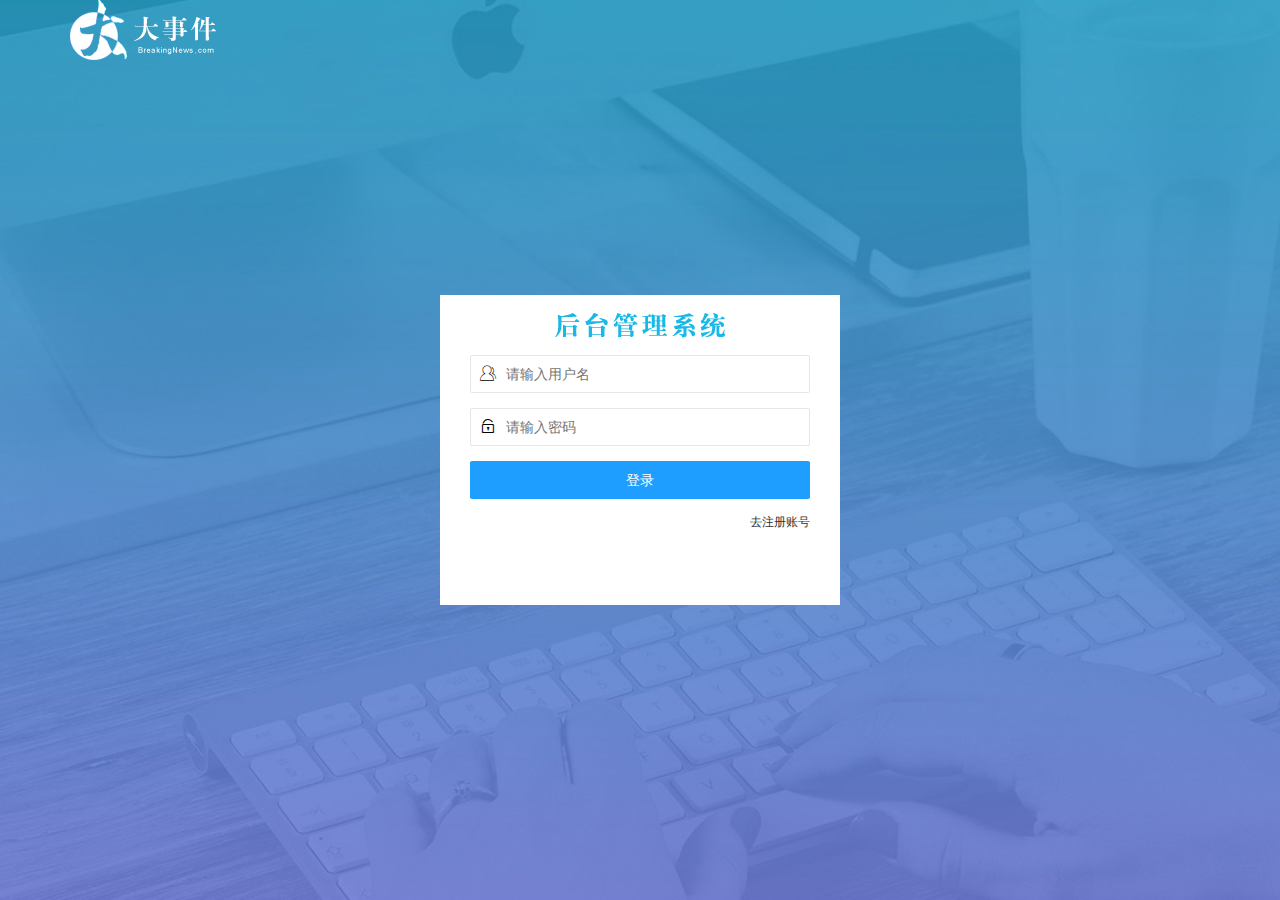
<file: login.html>
<!DOCTYPE html>
<html lang="en">
<head>
    <meta charset="UTF-8">
    <meta http-equiv="X-UA-Compatible" content="IE=edge">
    <meta name="viewport" content="width=device-width, initial-scale=1.0">
    <title>大事件-登录/注册</title>
    <!-- 导入layui的样式表 -->
    <link rel="stylesheet" href="./assets/lib/layui/css/layui.css" />
    <!-- 导入自己的样式表 -->
    <link rel="stylesheet" href="./assets/css/login.css" />
</head>
<body>
    <!-- 头部logo区域 -->
    <div class="layui-main">
        <img src="./assets/images/logo.png" alt="" />
    </div>

    <!-- 登录注册区域 -->
    <div class="loginAndRegBox">
        <div class="title-box"></div>
        <!-- 登录界面 -->
        <div class="login-box">
            <!-- 登录的表单 -->
            <form class="layui-form" id="form_login">
                <!-- 用户名 -->
                <div class="layui-form-item">
                    <i class="layui-icon layui-icon-user"></i> 
                    <input type="text" name="username" required  lay-verify="required" placeholder="请输入用户名" autocomplete="off" class="layui-input">
                </div>
                <!-- 密码 -->
                <div class="layui-form-item">
                    <i class="layui-icon layui-icon-password"></i> 
                    <input type="password" name="password" required  lay-verify="required|pwd" placeholder="请输入密码" autocomplete="off" class="layui-input">
                </div>
                <!-- 登录按钮 -->
                <div class="layui-form-item">
                    <!-- 表单提交按钮和普通按钮的区别就是，表单提交按钮有一个lay-submit属性 -->
                    <button class="layui-btn layui-btn-fluid layui-btn-normal" lay-submit >登录</button>
                </div>
                <!-- 去注册链接 -->
                <div class="layui-form-item links">
                    <a href="javascript:;" id="link_reg">去注册账号</a>
                </div>
            </form>
        </div>
        <!-- 注册界面 -->
        <div class="reg-box">
            <form class="layui-form" id="form_reg">
                <!-- 用户名 -->
                <div class="layui-form-item">
                    <i class="layui-icon layui-icon-user"></i> 
                    <input type="text" name="username" required  lay-verify="required" placeholder="请输入用户名" autocomplete="off" class="layui-input">
                </div>
                <!-- 密码 -->
                <div class="layui-form-item">
                    <i class="layui-icon layui-icon-password"></i> 
                    <input type="password" name="password" required  lay-verify="required|pwd" placeholder="请输入密码" autocomplete="off" class="layui-input">
                </div>
                 <!-- 确认密码 -->
                 <div class="layui-form-item">
                    <i class="layui-icon layui-icon-password"></i> 
                    <input type="password" name="repassword" required  lay-verify="required|pwd|repwd" placeholder="再次确认密码" autocomplete="off" class="layui-input">
                </div>
                <!-- 注册按钮 -->
                <div class="layui-form-item">
                    <!-- 表单提交按钮和普通按钮的区别就是，表单提交按钮有一个lay-submit属性 -->
                    <button class="layui-btn layui-btn-fluid layui-btn-normal" lay-submit >注册</button>
                </div>
                <!-- 去注册链接 -->
                <div class="layui-form-item links">
                    <a href="javascript:;" id="link_login">去登录</a>
                </div>
            </form>
           
        </div>
    </div>

    <!-- 导入jQuery -->
    <script src="./assets/lib/jquery.js"></script>
    <!-- 导入layui的javascript的脚本 -->
    <script src="./assets/lib/layui/layui.all.js"></script>
    <!-- 导入自己封装的baseAPI脚本 -->
    <script src="./assets/js/baseAPI.js"></script>
    <!-- 导入自己的JavaScript脚本 -->
    <script src="./assets/js/login.js"></script>
</body>
</html>
</file>
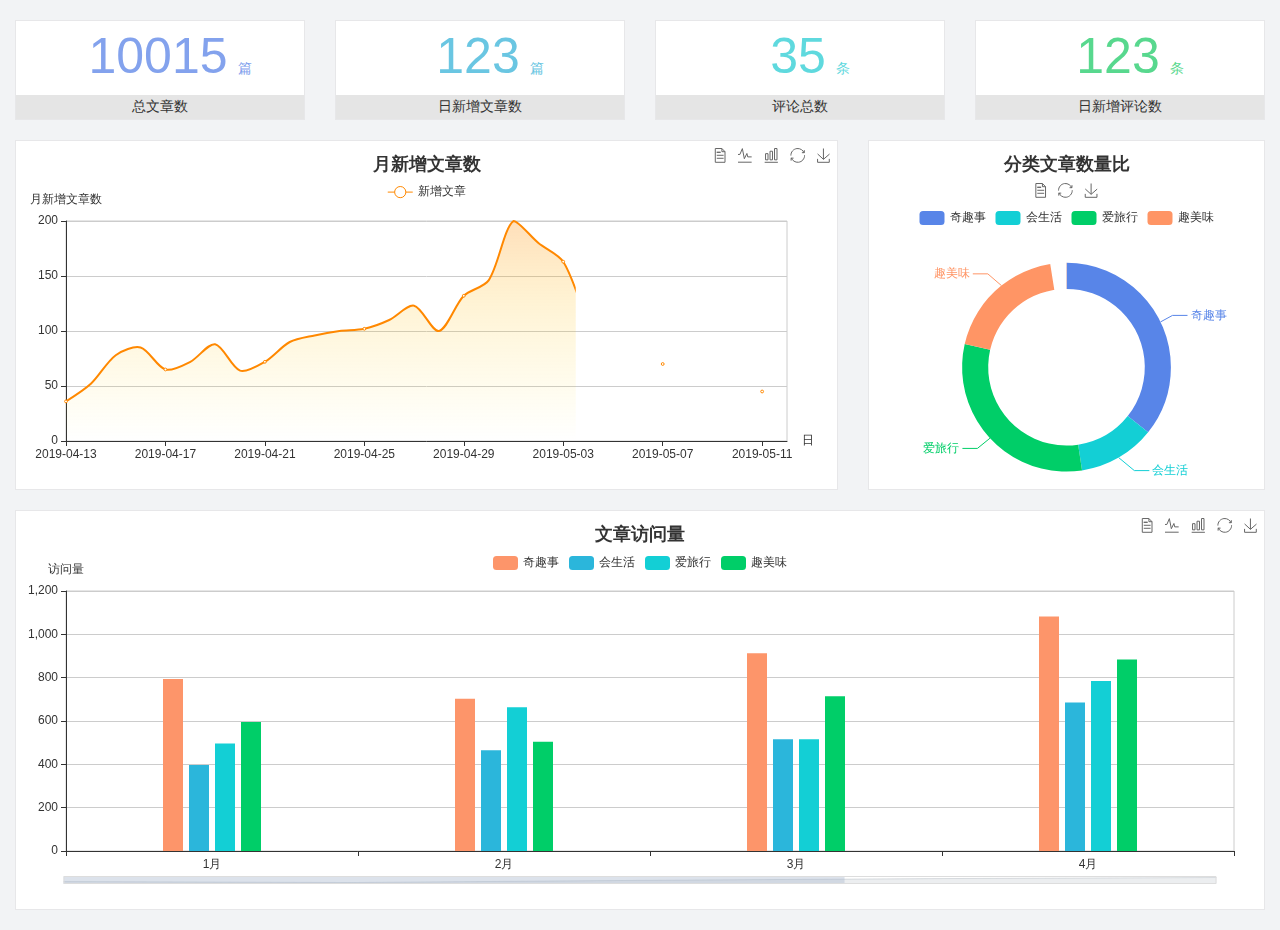
<file: home/dashboard.html>
<!DOCTYPE html>
<html lang="en">

<head>
  <meta charset="UTF-8">
  <meta name="viewport" content="width=device-width, initial-scale=1.0">
  <meta http-equiv="X-UA-Compatible" content="ie=edge">
  <title>图表统计</title>
  <link rel="stylesheet" href="../assets/lib/bootstrap.css" />
  <link rel="stylesheet" href="../assets/lib/main.css" />
  <script src="../assets/lib/jquery.js"></script>
  <script type="text/javascript" src="../assets/lib/echarts.min.js"></script>
</head>

<body>
  <div class="container-fluid">
    <div class="row spannel_list">
      <div class="col-sm-3 col-xs-6">
        <div class="spannel">
          <em>10015</em><span>篇</span>
          <b>总文章数</b>
        </div>
      </div>
      <div class="col-sm-3 col-xs-6">
        <div class="spannel scolor01">
          <em>123</em><span>篇</span>
          <b>日新增文章数</b>
        </div>
      </div>
      <div class="col-sm-3 col-xs-6">
        <div class="spannel scolor02">
          <em>35</em><span>条</span>
          <b>评论总数</b>
        </div>
      </div>
      <div class="col-sm-3 col-xs-6">
        <div class="spannel scolor03">
          <em>123</em><span>条</span>
          <b>日新增评论数</b>
        </div>
      </div>
    </div>
  </div>

  <div class="container-fluid">
    <div class="row curve-pie">
      <div class="col-lg-8 col-md-8">
        <div class="gragh_pannel" id="curve_show"></div>
      </div>
      <div class="col-lg-4 col-md-4">
        <div class="gragh_pannel" id="pie_show"></div>
      </div>
    </div>
  </div>

  <div class="container-fluid">
    <div class="column_pannel" id="column_show"></div>
  </div>

  <script>
    var oChart = echarts.init(document.getElementById('curve_show'));
    var aList_all = [
      { 'count': 36, 'date': '2019-04-13' },
      { 'count': 52, 'date': '2019-04-14' },
      { 'count': 78, 'date': '2019-04-15' },
      { 'count': 85, 'date': '2019-04-16' },
      { 'count': 65, 'date': '2019-04-17' },
      { 'count': 72, 'date': '2019-04-18' },
      { 'count': 88, 'date': '2019-04-19' },
      { 'count': 64, 'date': '2019-04-20' },
      { 'count': 72, 'date': '2019-04-21' },
      { 'count': 90, 'date': '2019-04-22' },
      { 'count': 96, 'date': '2019-04-23' },
      { 'count': 100, 'date': '2019-04-24' },
      { 'count': 102, 'date': '2019-04-25' },
      { 'count': 110, 'date': '2019-04-26' },
      { 'count': 123, 'date': '2019-04-27' },
      { 'count': 100, 'date': '2019-04-28' },
      { 'count': 132, 'date': '2019-04-29' },
      { 'count': 146, 'date': '2019-04-30' },
      { 'count': 200, 'date': '2019-05-01' },
      { 'count': 180, 'date': '2019-05-02' },
      { 'count': 163, 'date': '2019-05-03' },
      { 'count': 110, 'date': '2019-05-04' },
      { 'count': 80, 'date': '2019-05-05' },
      { 'count': 82, 'date': '2019-05-06' },
      { 'count': 70, 'date': '2019-05-07' },
      { 'count': 65, 'date': '2019-05-08' },
      { 'count': 54, 'date': '2019-05-09' },
      { 'count': 40, 'date': '2019-05-10' },
      { 'count': 45, 'date': '2019-05-11' },
      { 'count': 38, 'date': '2019-05-12' },
    ];

    let aCount = [];
    let aDate = [];

    for (var i = 0; i < aList_all.length; i++) {
      aCount.push(aList_all[i].count);
      aDate.push(aList_all[i].date);
    }

    var chartopt = {
      title: {
        text: '月新增文章数',
        left: 'center',
        top: '10'
      },
      tooltip: {
        trigger: 'axis'
      },
      legend: {
        data: ['新增文章'],
        top: '40'
      },
      toolbox: {
        show: true,
        feature: {
          mark: { show: true },
          dataView: { show: true, readOnly: false },
          magicType: { show: true, type: ['line', 'bar'] },
          restore: { show: true },
          saveAsImage: { show: true }
        }
      },
      calculable: true,
      xAxis: [
        {
          name: '日',
          type: 'category',
          boundaryGap: false,
          data: aDate
        }
      ],
      yAxis: [
        {
          name: '月新增文章数',
          type: 'value'
        }
      ],
      series: [
        {
          name: '新增文章',
          type: 'line',
          smooth: true,
          itemStyle: { normal: { areaStyle: { type: 'default' }, color: '#f80' }, lineStyle: { color: '#f80' } },
          data: aCount
        }],
      areaStyle: {
        normal: {
          color: new echarts.graphic.LinearGradient(0, 0, 0, 1, [{
            offset: 0,
            color: 'rgba(255,136,0,0.39)'
          }, {
            offset: .34,
            color: 'rgba(255,180,0,0.25)'
          }, {
            offset: 1,
            color: 'rgba(255,222,0,0.00)'
          }])

        }
      },
      grid: {
        show: true,
        x: 50,
        x2: 50,
        y: 80,
        height: 220
      }
    };

    oChart.setOption(chartopt);


    var oPie = echarts.init(document.getElementById('pie_show'));
    var oPieopt =
    {
      title: {
        top: 10,
        text: '分类文章数量比',
        x: 'center'
      },
      tooltip: {
        trigger: 'item',
        formatter: "{a} <br/>{b} : {c} ({d}%)"
      },
      color: ['#5885e8', '#13cfd5', '#00ce68', '#ff9565'],
      legend: {
        x: 'center',
        top: 65,
        data: ['奇趣事', '会生活', '爱旅行', '趣美味']
      },
      toolbox: {
        show: true,
        x: 'center',
        top: 35,
        feature: {
          mark: { show: true },
          dataView: { show: true, readOnly: false },
          magicType: {
            show: true,
            type: ['pie', 'funnel'],
            option: {
              funnel: {
                x: '25%',
                width: '50%',
                funnelAlign: 'left',
                max: 1548
              }
            }
          },
          restore: { show: true },
          saveAsImage: { show: true }
        }
      },
      calculable: true,
      series: [
        {
          name: '访问来源',
          type: 'pie',
          radius: ['45%', '60%'],
          center: ['50%', '65%'],
          data: [
            { value: 300, name: '奇趣事' },
            { value: 100, name: '会生活' },
            { value: 260, name: '爱旅行' },
            { value: 180, name: '趣美味' }
          ]
        }
      ]
    };
    oPie.setOption(oPieopt);



    var oColumn = this.echarts.init(document.getElementById('column_show'));
    var oColumnopt =
    {
      title: {
        text: '文章访问量',
        left: 'center',
        top: '10'
      },
      tooltip: {
        trigger: 'axis'
      },
      legend: {
        data: ['奇趣事', '会生活', '爱旅行', '趣美味'],
        top: '40'
      },
      toolbox: {
        show: true,
        feature: {
          mark: { show: true },
          dataView: { show: true, readOnly: false },
          magicType: { show: true, type: ['line', 'bar'] },
          restore: { show: true },
          saveAsImage: { show: true }
        }
      },
      calculable: true,
      xAxis: [
        {
          type: 'category',
          data: ['1月', '2月', '3月', '4月', '5月']
        }
      ],
      yAxis: [
        {
          name: '访问量',
          type: 'value'
        }
      ],
      series: [
        {
          name: '奇趣事',
          type: 'bar',
          barWidth: 20,
          itemStyle: {
            normal: { areaStyle: { type: 'default' }, color: '#fd956a' }
          },
          data: [800, 708, 920, 1090, 1200]
        },
        {
          name: '会生活',
          type: 'bar',
          barWidth: 20,
          itemStyle: {
            normal: { areaStyle: { type: 'default' }, color: '#2bb6db' }
          },
          data: [400, 468, 520, 690, 800]
        },
        {
          name: '爱旅行',
          type: 'bar',
          barWidth: 20,
          itemStyle: {
            normal: { areaStyle: { type: 'default' }, color: '#13cfd5' }
          },
          data: [500, 668, 520, 790, 900]
        },
        {
          name: '趣美味',
          type: 'bar',
          barWidth: 20,
          itemStyle: {
            normal: { areaStyle: { type: 'default' }, color: '#00ce68' }
          },
          data: [600, 508, 720, 890, 1000]
        }
      ],
      grid: {
        show: true,
        x: 50,
        x2: 30,
        y: 80,
        height: 260
      },
      dataZoom: [//给x轴设置滚动条
        {
          start: 0,//默认为0
          end: 100 - 1000 / 31,//默认为100
          type: 'slider',
          show: true,
          xAxisIndex: [0],
          handleSize: 0,//滑动条的 左右2个滑动条的大小
          height: 8,//组件高度
          left: 45, //左边的距离
          right: 50,//右边的距离
          bottom: 26,//右边的距离
          handleColor: '#ddd',//h滑动图标的颜色
          handleStyle: {
            borderColor: "#cacaca",
            borderWidth: "1",
            shadowBlur: 2,
            background: "#ddd",
            shadowColor: "#ddd",
          }
        }]
    };
    oColumn.setOption(oColumnopt);
  </script>
</body>

</html>
</file>
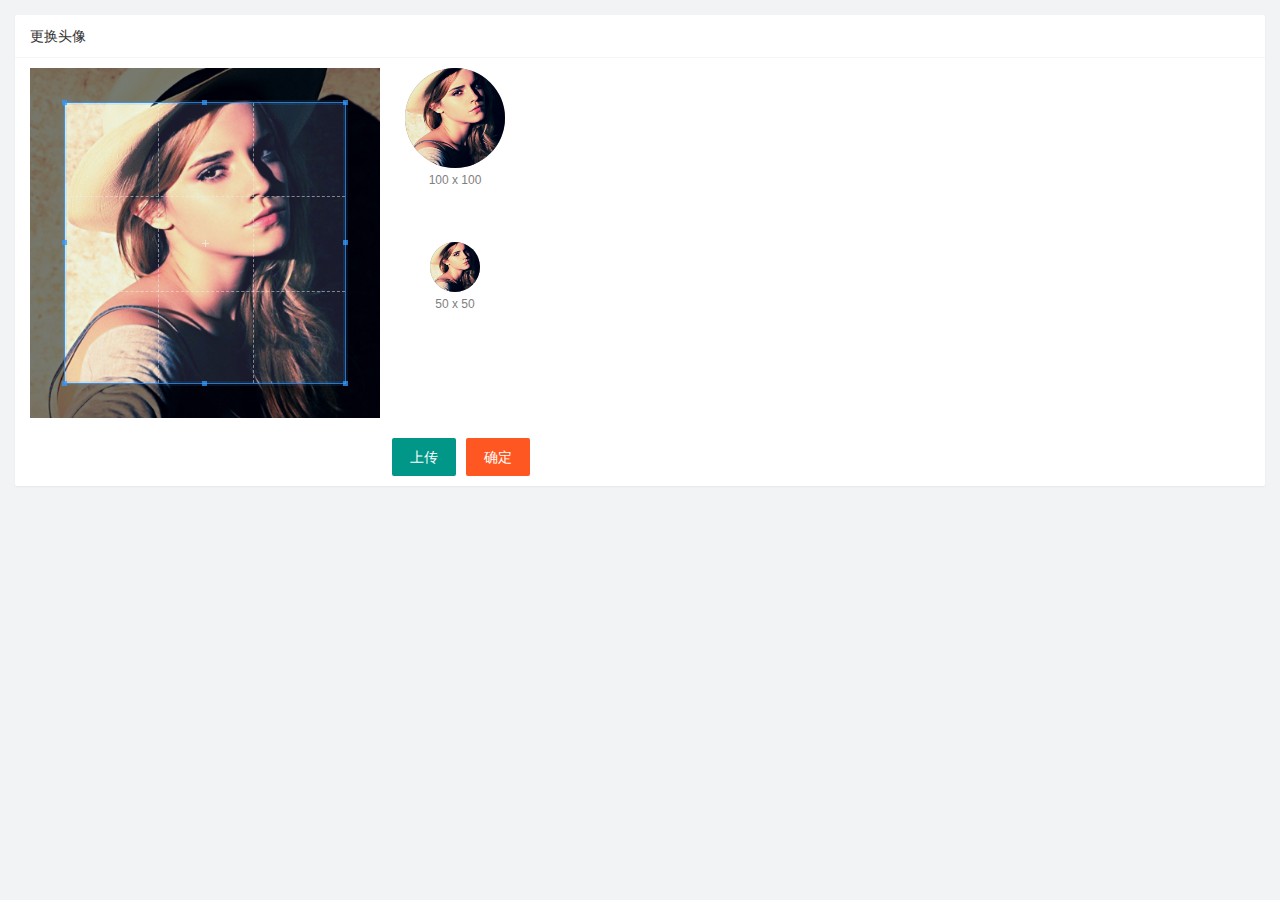
<file: user/user_avatar.html>
<!DOCTYPE html>
<html lang="en">
<head>
    <meta charset="UTF-8">
    <meta http-equiv="X-UA-Compatible" content="IE=edge">
    <meta name="viewport" content="width=device-width, initial-scale=1.0">
    <title>Document</title>
    <link rel="stylesheet" href="../assets/lib/layui/css/layui.css">
    <link rel="stylesheet" href="../assets/lib/cropper/cropper.css">
    <link rel="stylesheet" href="../assets/css/user/user_avatar.css">
</head>
<body>
    <!-- 卡片区域 -->
    <div class="layui-card">
        <div class="layui-card-header">更换头像</div>
        <div class="layui-card-body">
            <!-- cropper插件功能 -->
            <!-- 第一行的图片裁剪和预览区域 -->
            <div class="row1">
                <!-- 左侧图片裁剪区域 -->
                <div class="cropper-box">
                    <!-- 这个 img 标签很重要，将来会把它初始化为裁剪区域 -->
                    <img id="image" src="../assets/images/sample.jpg" />
                </div>
                <!-- 右侧图片的预览区域 -->
                <div class="preview-box">
                    <div>
                        <!-- 宽高为 100px 的预览区域 -->
                        <div class="img-preview w100"></div>
                        <p class="size">100 x 100</p>
                    </div>
                    <div>
                        <!-- 宽高为 50px 的预览区域 -->
                        <div class="img-preview w50"></div>
                        <p class="size">50 x 50</p>
                    </div>
                </div>
            </div>
            <!-- 第二行的按钮区域 -->
            <div class="row2">
                <!-- 隐藏框  通过input的file属性 -->
                <!-- 通过accept属性，可以指定，允许用户选择什么类型的文件 -->
                <input type="file" id="file"  accept="image/png, image/jpg"/>
                <button type="button" class="layui-btn" id="btnChooseImage">上传</button>
                <button type="button" class="layui-btn layui-btn-danger" id="btnUpLoad">确定</button>
            </div>
        </div>
    </div>
    <script src="../assets/lib/layui/layui.all.js"></script>
    <script src="../assets/lib/jquery.js"></script>
    <script src="../assets/lib/cropper/Cropper.js"></script>
    <script src="../assets/lib/cropper/jquery-cropper.js"></script>
    <script src="../assets/js/baseAPI.js"></script>
    <!-- 导入自己的js -->
    <script src="../assets/js/user/user_avatar.js"></script>
</body>
</html>
</file>
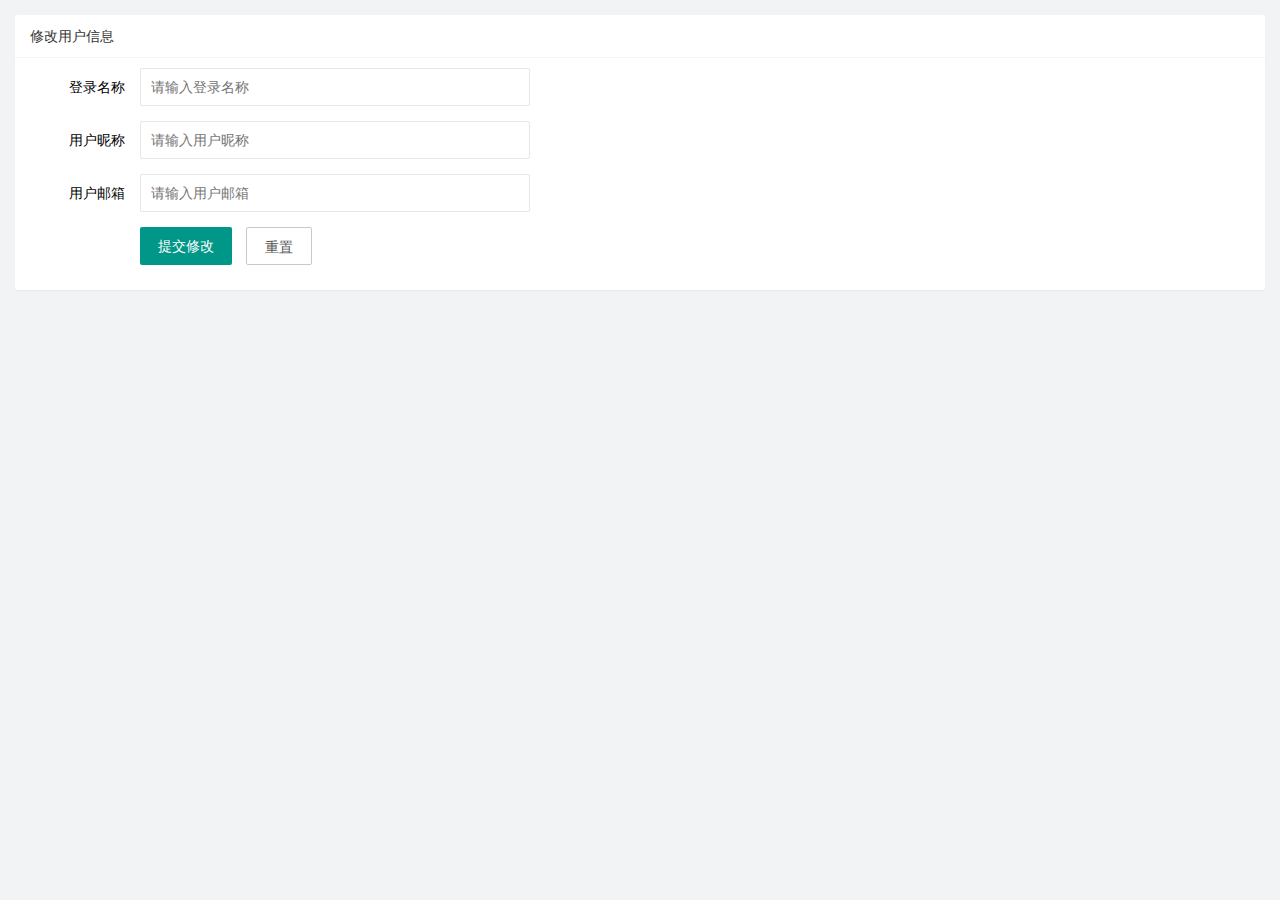
<file: user/user_info.html>
<!DOCTYPE html>
<html lang="en">
<head>
    <meta charset="UTF-8">
    <meta http-equiv="X-UA-Compatible" content="IE=edge">
    <meta name="viewport" content="width=device-width, initial-scale=1.0">
    <title>Document</title>
    <!-- 导入layui的样式表 -->
    <link rel="stylesheet" href="../assets/lib/layui/css/layui.css">
    <!-- 导入自己的样式表 -->
    <link rel="stylesheet" href="../assets/css/user/user_info.css">
   
</head>
<body>
    <!-- 卡片区域 -->
    <div class="layui-card">
        <div class="layui-card-header">修改用户信息</div>
        <div class="layui-card-body">
            <!-- form表单区域 -->
            <form class="layui-form" lay-filter="formUserInfo">
                <!-- 隐藏域 -->
                <input type="hidden" name="id" />
                <!-- 登录名称 -->
                <div class="layui-form-item">
                    <label class="layui-form-label">登录名称</label>
                    <div class="layui-input-block">
                        <input type="text" name="username" required  lay-verify="required" placeholder="请输入登录名称" autocomplete="off" class="layui-input"  readonly/>
                    </div>
                </div>
                <!-- 用户昵称 -->
                <div class="layui-form-item">
                    <label class="layui-form-label">用户昵称</label>
                    <div class="layui-input-block">
                        <input type="text" name="nickname" required  lay-verify="required|nickname" placeholder="请输入用户昵称" autocomplete="off" class="layui-input" />
                    </div>
                </div>
                <!-- 用户邮箱 -->
                <div class="layui-form-item">
                    <label class="layui-form-label">用户邮箱</label>
                    <div class="layui-input-block">
                        <input type="text" name="email" required  lay-verify="required|email" placeholder="请输入用户邮箱" autocomplete="off" class="layui-input" />
                    </div>
                </div>
                <!-- 提交和重置按钮 -->
                <div class="layui-form-item">
                    <div class="layui-input-block">
                      <button class="layui-btn" lay-submit lay-filter="formDemo">提交修改</button>
                      <button type="reset" class="layui-btn layui-btn-primary" id="btnReset">重置</button>
                    </div>
                </div>
            </form>
        </div>
    </div>
    <!-- 导入layui的js文件 -->
    <script src="../assets/lib/layui/layui.all.js"></script>
    <!-- 导入jQuery的js文件 -->
    <script src="../assets/lib/jquery.js"></script>
     <!-- 导入自己封装的baseAPI脚本 -->
     <script src="../assets/js/baseAPI.js"></script>
    <!-- 导入自己的js文件 -->
    <script src="../assets/js/user/user_info.js"></script>
</body>
</html>
</file>
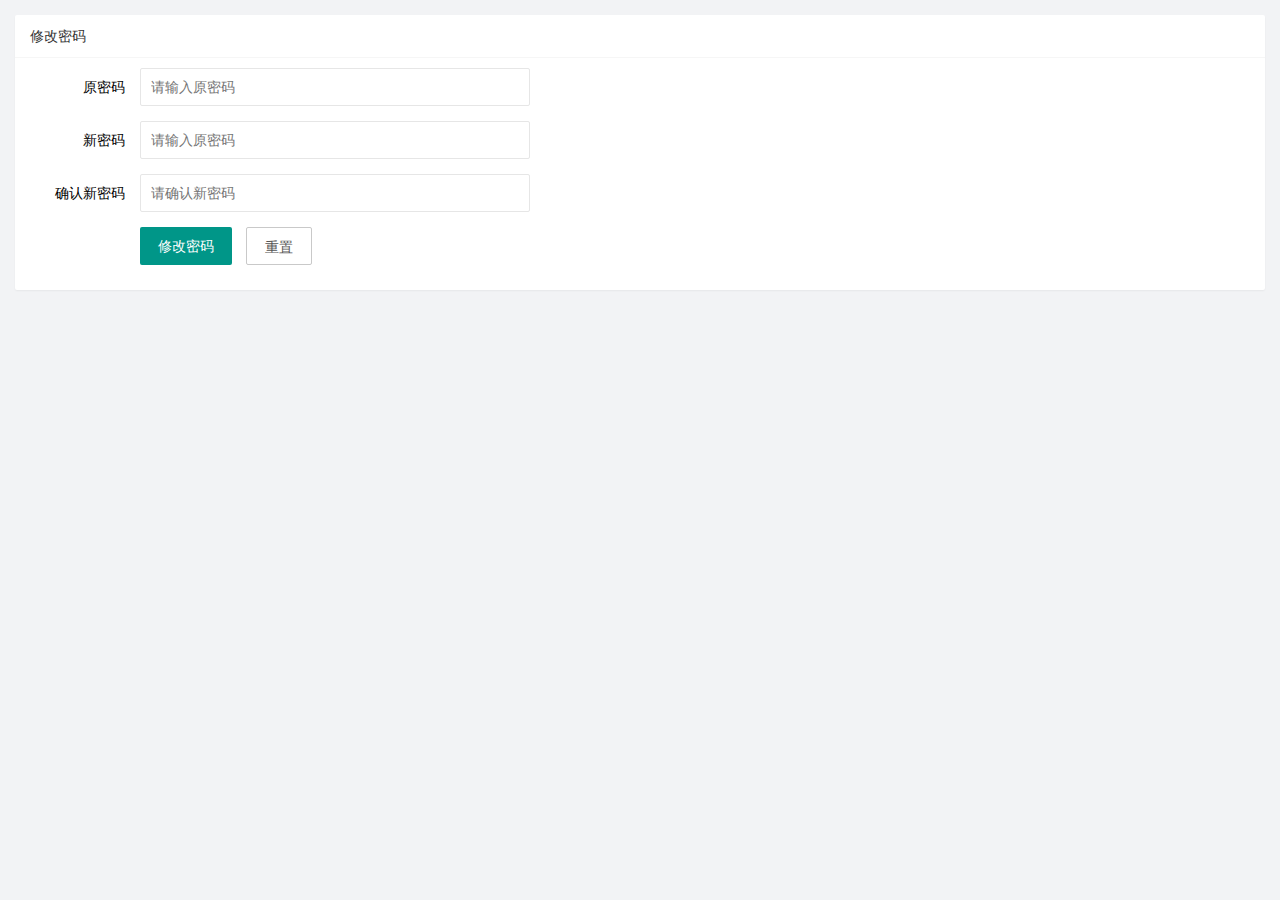
<file: user/user_pwd.html>
<!DOCTYPE html>
<html lang="en">
<head>
    <meta charset="UTF-8">
    <meta http-equiv="X-UA-Compatible" content="IE=edge">
    <meta name="viewport" content="width=device-width, initial-scale=1.0">
    <title>Document</title>
    <!-- 导入layui的样式表 -->
    <link rel="stylesheet" href="../assets/lib/layui/css/layui.css">
    <!-- 导入自己的样式表 -->
    <link rel="stylesheet" href="../assets/css/user/user_pwd.css">
</head>
<body>
    <!-- 卡片区域 -->
    <div class="layui-card">
        <div class="layui-card-header">修改密码</div>
        <div class="layui-card-body">
            <!-- 表单区域 -->
            <form class="layui-form" lay-filter="formUserPwd">
                <div class="layui-form-item">
                  <label class="layui-form-label">原密码</label>
                  <div class="layui-input-block">
                    <input type="password" name="oldPwd" required  lay-verify="required|pwd" placeholder="请输入原密码" autocomplete="off" class="layui-input">
                  </div>
                </div>
                <div class="layui-form-item">
                    <label class="layui-form-label">新密码</label>
                    <div class="layui-input-block">
                      <input type="password" name="newPwd" required  lay-verify="required|pwd|samePwd" placeholder="请输入原密码" autocomplete="off" class="layui-input">
                    </div>
                </div>
                <div class="layui-form-item">
                    <label class="layui-form-label">确认新密码</label>
                    <div class="layui-input-block">
                      <input type="password" name="rePwd" required  lay-verify="required|pwd|rePwd" placeholder="请确认新密码" autocomplete="off" class="layui-input">
                    </div>
                </div>
                <!-- 按钮区域 -->
                <div class="layui-form-item">
                    <div class="layui-input-block">
                      <button class="layui-btn" lay-submit lay-filter="formDemo">修改密码</button>
                      <button type="reset" class="layui-btn layui-btn-primary">重置</button>
                    </div>
                </div>
            </form>
        </div>
    </div>


    <!-- 导入layui的js -->
    <script src="../assets/lib/layui/layui.all.js"></script>
    <!-- 导入jQuery的js -->
    <script src="../assets/lib/jquery.js"></script>
    <!-- 导入封装的baseAPI -->
    <script src="../assets/js/baseAPI.js"></script>
    <!-- 导入自己的js -->
    <script src="../assets/js/user/user_pwd.js"></script>
</body>
</html>
</file>
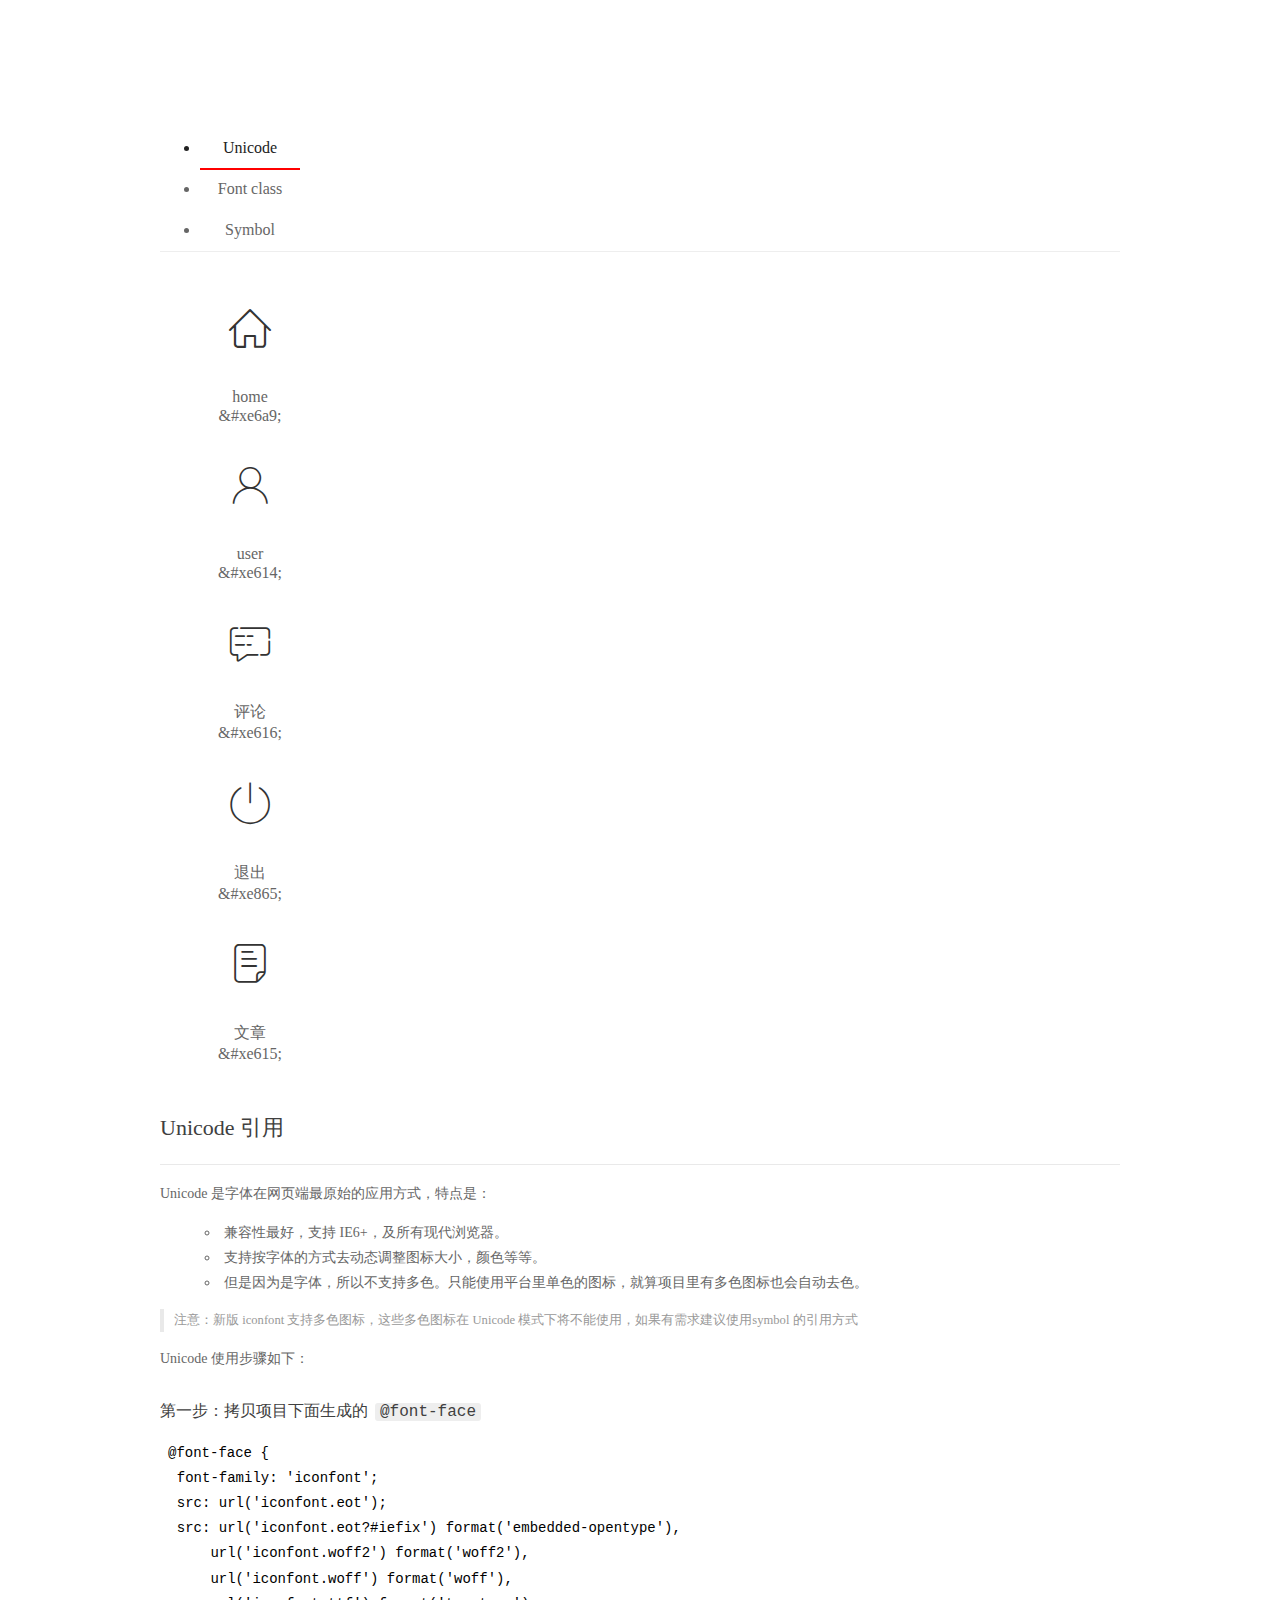
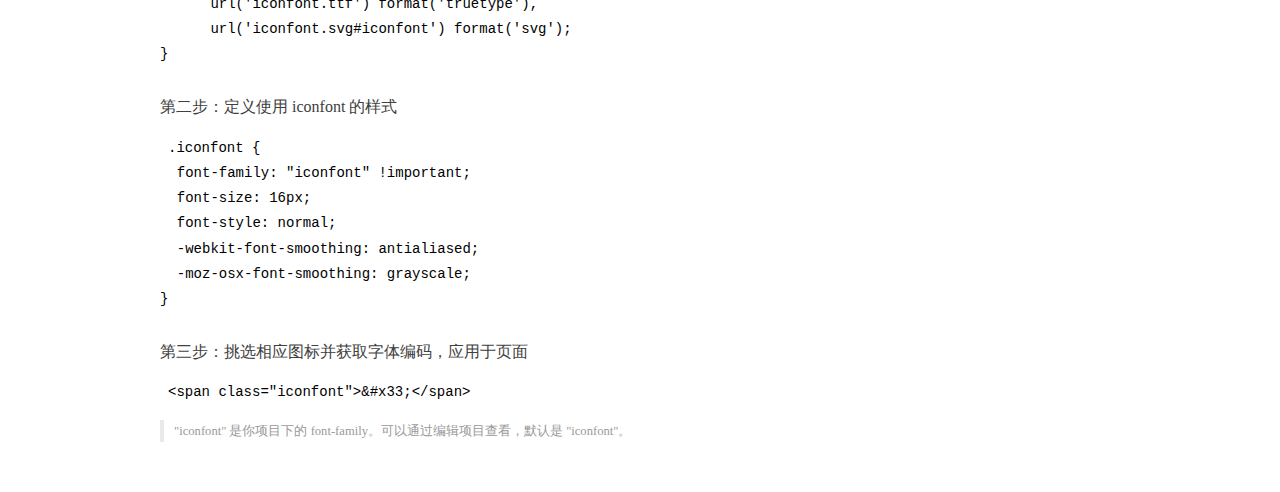
<file: assets/fonts/demo_index.html>
<!DOCTYPE html>
<html>
<head>
  <meta charset="utf-8"/>
  <title>IconFont Demo</title>
  <link rel="shortcut icon" href="https://gtms04.alicdn.com/tps/i4/TB1_oz6GVXXXXaFXpXXJDFnIXXX-64-64.ico" type="image/x-icon"/>
  <link rel="stylesheet" href="https://g.alicdn.com/thx/cube/1.3.2/cube.min.css">
  <link rel="stylesheet" href="demo.css">
  <link rel="stylesheet" href="iconfont.css">
  <script src="iconfont.js"></script>
  <!-- jQuery -->
  <script src="https://a1.alicdn.com/oss/uploads/2018/12/26/7bfddb60-08e8-11e9-9b04-53e73bb6408b.js"></script>
  <!-- 代码高亮 -->
  <script src="https://a1.alicdn.com/oss/uploads/2018/12/26/a3f714d0-08e6-11e9-8a15-ebf944d7534c.js"></script>
</head>
<body>
  <div class="main">
    <h1 class="logo"><a href="https://www.iconfont.cn/" title="iconfont 首页" target="_blank">&#xe86b;</a></h1>
    <div class="nav-tabs">
      <ul id="tabs" class="dib-box">
        <li class="dib active"><span>Unicode</span></li>
        <li class="dib"><span>Font class</span></li>
        <li class="dib"><span>Symbol</span></li>
      </ul>
      
    </div>
    <div class="tab-container">
      <div class="content unicode" style="display: block;">
          <ul class="icon_lists dib-box">
          
            <li class="dib">
              <span class="icon iconfont">&#xe6a9;</span>
                <div class="name">home</div>
                <div class="code-name">&amp;#xe6a9;</div>
              </li>
          
            <li class="dib">
              <span class="icon iconfont">&#xe614;</span>
                <div class="name">user</div>
                <div class="code-name">&amp;#xe614;</div>
              </li>
          
            <li class="dib">
              <span class="icon iconfont">&#xe616;</span>
                <div class="name">评论</div>
                <div class="code-name">&amp;#xe616;</div>
              </li>
          
            <li class="dib">
              <span class="icon iconfont">&#xe865;</span>
                <div class="name">退出</div>
                <div class="code-name">&amp;#xe865;</div>
              </li>
          
            <li class="dib">
              <span class="icon iconfont">&#xe615;</span>
                <div class="name">文章</div>
                <div class="code-name">&amp;#xe615;</div>
              </li>
          
          </ul>
          <div class="article markdown">
          <h2 id="unicode-">Unicode 引用</h2>
          <hr>

          <p>Unicode 是字体在网页端最原始的应用方式，特点是：</p>
          <ul>
            <li>兼容性最好，支持 IE6+，及所有现代浏览器。</li>
            <li>支持按字体的方式去动态调整图标大小，颜色等等。</li>
            <li>但是因为是字体，所以不支持多色。只能使用平台里单色的图标，就算项目里有多色图标也会自动去色。</li>
          </ul>
          <blockquote>
            <p>注意：新版 iconfont 支持多色图标，这些多色图标在 Unicode 模式下将不能使用，如果有需求建议使用symbol 的引用方式</p>
          </blockquote>
          <p>Unicode 使用步骤如下：</p>
          <h3 id="-font-face">第一步：拷贝项目下面生成的 <code>@font-face</code></h3>
<pre><code class="language-css"
>@font-face {
  font-family: 'iconfont';
  src: url('iconfont.eot');
  src: url('iconfont.eot?#iefix') format('embedded-opentype'),
      url('iconfont.woff2') format('woff2'),
      url('iconfont.woff') format('woff'),
      url('iconfont.ttf') format('truetype'),
      url('iconfont.svg#iconfont') format('svg');
}
</code></pre>
          <h3 id="-iconfont-">第二步：定义使用 iconfont 的样式</h3>
<pre><code class="language-css"
>.iconfont {
  font-family: "iconfont" !important;
  font-size: 16px;
  font-style: normal;
  -webkit-font-smoothing: antialiased;
  -moz-osx-font-smoothing: grayscale;
}
</code></pre>
          <h3 id="-">第三步：挑选相应图标并获取字体编码，应用于页面</h3>
<pre>
<code class="language-html"
>&lt;span class="iconfont"&gt;&amp;#x33;&lt;/span&gt;
</code></pre>
          <blockquote>
            <p>"iconfont" 是你项目下的 font-family。可以通过编辑项目查看，默认是 "iconfont"。</p>
          </blockquote>
          </div>
      </div>
      <div class="content font-class">
        <ul class="icon_lists dib-box">
          
          <li class="dib">
            <span class="icon iconfont icon-home"></span>
            <div class="name">
              home
            </div>
            <div class="code-name">.icon-home
            </div>
          </li>
          
          <li class="dib">
            <span class="icon iconfont icon-user"></span>
            <div class="name">
              user
            </div>
            <div class="code-name">.icon-user
            </div>
          </li>
          
          <li class="dib">
            <span class="icon iconfont icon-pinglun"></span>
            <div class="name">
              评论
            </div>
            <div class="code-name">.icon-pinglun
            </div>
          </li>
          
          <li class="dib">
            <span class="icon iconfont icon-tuichu"></span>
            <div class="name">
              退出
            </div>
            <div class="code-name">.icon-tuichu
            </div>
          </li>
          
          <li class="dib">
            <span class="icon iconfont icon-16"></span>
            <div class="name">
              文章
            </div>
            <div class="code-name">.icon-16
            </div>
          </li>
          
        </ul>
        <div class="article markdown">
        <h2 id="font-class-">font-class 引用</h2>
        <hr>

        <p>font-class 是 Unicode 使用方式的一种变种，主要是解决 Unicode 书写不直观，语意不明确的问题。</p>
        <p>与 Unicode 使用方式相比，具有如下特点：</p>
        <ul>
          <li>兼容性良好，支持 IE8+，及所有现代浏览器。</li>
          <li>相比于 Unicode 语意明确，书写更直观。可以很容易分辨这个 icon 是什么。</li>
          <li>因为使用 class 来定义图标，所以当要替换图标时，只需要修改 class 里面的 Unicode 引用。</li>
          <li>不过因为本质上还是使用的字体，所以多色图标还是不支持的。</li>
        </ul>
        <p>使用步骤如下：</p>
        <h3 id="-fontclass-">第一步：引入项目下面生成的 fontclass 代码：</h3>
<pre><code class="language-html">&lt;link rel="stylesheet" href="./iconfont.css"&gt;
</code></pre>
        <h3 id="-">第二步：挑选相应图标并获取类名，应用于页面：</h3>
<pre><code class="language-html">&lt;span class="iconfont icon-xxx"&gt;&lt;/span&gt;
</code></pre>
        <blockquote>
          <p>"
            iconfont" 是你项目下的 font-family。可以通过编辑项目查看，默认是 "iconfont"。</p>
        </blockquote>
      </div>
      </div>
      <div class="content symbol">
          <ul class="icon_lists dib-box">
          
            <li class="dib">
                <svg class="icon svg-icon" aria-hidden="true">
                  <use xlink:href="#icon-home"></use>
                </svg>
                <div class="name">home</div>
                <div class="code-name">#icon-home</div>
            </li>
          
            <li class="dib">
                <svg class="icon svg-icon" aria-hidden="true">
                  <use xlink:href="#icon-user"></use>
                </svg>
                <div class="name">user</div>
                <div class="code-name">#icon-user</div>
            </li>
          
            <li class="dib">
                <svg class="icon svg-icon" aria-hidden="true">
                  <use xlink:href="#icon-pinglun"></use>
                </svg>
                <div class="name">评论</div>
                <div class="code-name">#icon-pinglun</div>
            </li>
          
            <li class="dib">
                <svg class="icon svg-icon" aria-hidden="true">
                  <use xlink:href="#icon-tuichu"></use>
                </svg>
                <div class="name">退出</div>
                <div class="code-name">#icon-tuichu</div>
            </li>
          
            <li class="dib">
                <svg class="icon svg-icon" aria-hidden="true">
                  <use xlink:href="#icon-16"></use>
                </svg>
                <div class="name">文章</div>
                <div class="code-name">#icon-16</div>
            </li>
          
          </ul>
          <div class="article markdown">
          <h2 id="symbol-">Symbol 引用</h2>
          <hr>

          <p>这是一种全新的使用方式，应该说这才是未来的主流，也是平台目前推荐的用法。相关介绍可以参考这篇<a href="">文章</a>
            这种用法其实是做了一个 SVG 的集合，与另外两种相比具有如下特点：</p>
          <ul>
            <li>支持多色图标了，不再受单色限制。</li>
            <li>通过一些技巧，支持像字体那样，通过 <code>font-size</code>, <code>color</code> 来调整样式。</li>
            <li>兼容性较差，支持 IE9+，及现代浏览器。</li>
            <li>浏览器渲染 SVG 的性能一般，还不如 png。</li>
          </ul>
          <p>使用步骤如下：</p>
          <h3 id="-symbol-">第一步：引入项目下面生成的 symbol 代码：</h3>
<pre><code class="language-html">&lt;script src="./iconfont.js"&gt;&lt;/script&gt;
</code></pre>
          <h3 id="-css-">第二步：加入通用 CSS 代码（引入一次就行）：</h3>
<pre><code class="language-html">&lt;style&gt;
.icon {
  width: 1em;
  height: 1em;
  vertical-align: -0.15em;
  fill: currentColor;
  overflow: hidden;
}
&lt;/style&gt;
</code></pre>
          <h3 id="-">第三步：挑选相应图标并获取类名，应用于页面：</h3>
<pre><code class="language-html">&lt;svg class="icon" aria-hidden="true"&gt;
  &lt;use xlink:href="#icon-xxx"&gt;&lt;/use&gt;
&lt;/svg&gt;
</code></pre>
          </div>
      </div>

    </div>
  </div>
  <script>
  $(document).ready(function () {
      $('.tab-container .content:first').show()

      $('#tabs li').click(function (e) {
        var tabContent = $('.tab-container .content')
        var index = $(this).index()

        if ($(this).hasClass('active')) {
          return
        } else {
          $('#tabs li').removeClass('active')
          $(this).addClass('active')

          tabContent.hide().eq(index).fadeIn()
        }
      })
    })
  </script>
</body>
</html>
</file>
<file: assets/lib/layui/css/layui.css>
/** layui-v2.5.5 MIT License By https://www.layui.com */
 .layui-inline,img{display:inline-block;vertical-align:middle}h1,h2,h3,h4,h5,h6{font-weight:400}.layui-edge,.layui-header,.layui-inline,.layui-main{position:relative}.layui-body,.layui-edge,.layui-elip{overflow:hidden}.layui-btn,.layui-edge,.layui-inline,img{vertical-align:middle}.layui-btn,.layui-disabled,.layui-icon,.layui-unselect{-moz-user-select:none;-webkit-user-select:none;-ms-user-select:none}.layui-elip,.layui-form-checkbox span,.layui-form-pane .layui-form-label{text-overflow:ellipsis;white-space:nowrap}.layui-breadcrumb,.layui-tree-btnGroup{visibility:hidden}blockquote,body,button,dd,div,dl,dt,form,h1,h2,h3,h4,h5,h6,input,li,ol,p,pre,td,textarea,th,ul{margin:0;padding:0;-webkit-tap-highlight-color:rgba(0,0,0,0)}a:active,a:hover{outline:0}img{border:none}li{list-style:none}table{border-collapse:collapse;border-spacing:0}h4,h5,h6{font-size:100%}button,input,optgroup,option,select,textarea{font-family:inherit;font-size:inherit;font-style:inherit;font-weight:inherit;outline:0}pre{white-space:pre-wrap;white-space:-moz-pre-wrap;white-space:-pre-wrap;white-space:-o-pre-wrap;word-wrap:break-word}body{line-height:24px;font:14px Helvetica Neue,Helvetica,PingFang SC,Tahoma,Arial,sans-serif}hr{height:1px;margin:10px 0;border:0;clear:both}a{color:#333;text-decoration:none}a:hover{color:#777}a cite{font-style:normal;*cursor:pointer}.layui-border-box,.layui-border-box *{box-sizing:border-box}.layui-box,.layui-box *{box-sizing:content-box}.layui-clear{clear:both;*zoom:1}.layui-clear:after{content:'\20';clear:both;*zoom:1;display:block;height:0}.layui-inline{*display:inline;*zoom:1}.layui-edge{display:inline-block;width:0;height:0;border-width:6px;border-style:dashed;border-color:transparent}.layui-edge-top{top:-4px;border-bottom-color:#999;border-bottom-style:solid}.layui-edge-right{border-left-color:#999;border-left-style:solid}.layui-edge-bottom{top:2px;border-top-color:#999;border-top-style:solid}.layui-edge-left{border-right-color:#999;border-right-style:solid}.layui-disabled,.layui-disabled:hover{color:#d2d2d2!important;cursor:not-allowed!important}.layui-circle{border-radius:100%}.layui-show{display:block!important}.layui-hide{display:none!important}@font-face{font-family:layui-icon;src:url(../font/iconfont.eot?v=250);src:url(../font/iconfont.eot?v=250#iefix) format('embedded-opentype'),url(../font/iconfont.woff2?v=250) format('woff2'),url(../font/iconfont.woff?v=250) format('woff'),url(../font/iconfont.ttf?v=250) format('truetype'),url(../font/iconfont.svg?v=250#layui-icon) format('svg')}.layui-icon{font-family:layui-icon!important;font-size:16px;font-style:normal;-webkit-font-smoothing:antialiased;-moz-osx-font-smoothing:grayscale}.layui-icon-reply-fill:before{content:"\e611"}.layui-icon-set-fill:before{content:"\e614"}.layui-icon-menu-fill:before{content:"\e60f"}.layui-icon-search:before{content:"\e615"}.layui-icon-share:before{content:"\e641"}.layui-icon-set-sm:before{content:"\e620"}.layui-icon-engine:before{content:"\e628"}.layui-icon-close:before{content:"\1006"}.layui-icon-close-fill:before{content:"\1007"}.layui-icon-chart-screen:before{content:"\e629"}.layui-icon-star:before{content:"\e600"}.layui-icon-circle-dot:before{content:"\e617"}.layui-icon-chat:before{content:"\e606"}.layui-icon-release:before{content:"\e609"}.layui-icon-list:before{content:"\e60a"}.layui-icon-chart:before{content:"\e62c"}.layui-icon-ok-circle:before{content:"\1005"}.layui-icon-layim-theme:before{content:"\e61b"}.layui-icon-table:before{content:"\e62d"}.layui-icon-right:before{content:"\e602"}.layui-icon-left:before{content:"\e603"}.layui-icon-cart-simple:before{content:"\e698"}.layui-icon-face-cry:before{content:"\e69c"}.layui-icon-face-smile:before{content:"\e6af"}.layui-icon-survey:before{content:"\e6b2"}.layui-icon-tree:before{content:"\e62e"}.layui-icon-upload-circle:before{content:"\e62f"}.layui-icon-add-circle:before{content:"\e61f"}.layui-icon-download-circle:before{content:"\e601"}.layui-icon-templeate-1:before{content:"\e630"}.layui-icon-util:before{content:"\e631"}.layui-icon-face-surprised:before{content:"\e664"}.layui-icon-edit:before{content:"\e642"}.layui-icon-speaker:before{content:"\e645"}.layui-icon-down:before{content:"\e61a"}.layui-icon-file:before{content:"\e621"}.layui-icon-layouts:before{content:"\e632"}.layui-icon-rate-half:before{content:"\e6c9"}.layui-icon-add-circle-fine:before{content:"\e608"}.layui-icon-prev-circle:before{content:"\e633"}.layui-icon-read:before{content:"\e705"}.layui-icon-404:before{content:"\e61c"}.layui-icon-carousel:before{content:"\e634"}.layui-icon-help:before{content:"\e607"}.layui-icon-code-circle:before{content:"\e635"}.layui-icon-water:before{content:"\e636"}.layui-icon-username:before{content:"\e66f"}.layui-icon-find-fill:before{content:"\e670"}.layui-icon-about:before{content:"\e60b"}.layui-icon-location:before{content:"\e715"}.layui-icon-up:before{content:"\e619"}.layui-icon-pause:before{content:"\e651"}.layui-icon-date:before{content:"\e637"}.layui-icon-layim-uploadfile:before{content:"\e61d"}.layui-icon-delete:before{content:"\e640"}.layui-icon-play:before{content:"\e652"}.layui-icon-top:before{content:"\e604"}.layui-icon-friends:before{content:"\e612"}.layui-icon-refresh-3:before{content:"\e9aa"}.layui-icon-ok:before{content:"\e605"}.layui-icon-layer:before{content:"\e638"}.layui-icon-face-smile-fine:before{content:"\e60c"}.layui-icon-dollar:before{content:"\e659"}.layui-icon-group:before{content:"\e613"}.layui-icon-layim-download:before{content:"\e61e"}.layui-icon-picture-fine:before{content:"\e60d"}.layui-icon-link:before{content:"\e64c"}.layui-icon-diamond:before{content:"\e735"}.layui-icon-log:before{content:"\e60e"}.layui-icon-rate-solid:before{content:"\e67a"}.layui-icon-fonts-del:before{content:"\e64f"}.layui-icon-unlink:before{content:"\e64d"}.layui-icon-fonts-clear:before{content:"\e639"}.layui-icon-triangle-r:before{content:"\e623"}.layui-icon-circle:before{content:"\e63f"}.layui-icon-radio:before{content:"\e643"}.layui-icon-align-center:before{content:"\e647"}.layui-icon-align-right:before{content:"\e648"}.layui-icon-align-left:before{content:"\e649"}.layui-icon-loading-1:before{content:"\e63e"}.layui-icon-return:before{content:"\e65c"}.layui-icon-fonts-strong:before{content:"\e62b"}.layui-icon-upload:before{content:"\e67c"}.layui-icon-dialogue:before{content:"\e63a"}.layui-icon-video:before{content:"\e6ed"}.layui-icon-headset:before{content:"\e6fc"}.layui-icon-cellphone-fine:before{content:"\e63b"}.layui-icon-add-1:before{content:"\e654"}.layui-icon-face-smile-b:before{content:"\e650"}.layui-icon-fonts-html:before{content:"\e64b"}.layui-icon-form:before{content:"\e63c"}.layui-icon-cart:before{content:"\e657"}.layui-icon-camera-fill:before{content:"\e65d"}.layui-icon-tabs:before{content:"\e62a"}.layui-icon-fonts-code:before{content:"\e64e"}.layui-icon-fire:before{content:"\e756"}.layui-icon-set:before{content:"\e716"}.layui-icon-fonts-u:before{content:"\e646"}.layui-icon-triangle-d:before{content:"\e625"}.layui-icon-tips:before{content:"\e702"}.layui-icon-picture:before{content:"\e64a"}.layui-icon-more-vertical:before{content:"\e671"}.layui-icon-flag:before{content:"\e66c"}.layui-icon-loading:before{content:"\e63d"}.layui-icon-fonts-i:before{content:"\e644"}.layui-icon-refresh-1:before{content:"\e666"}.layui-icon-rmb:before{content:"\e65e"}.layui-icon-home:before{content:"\e68e"}.layui-icon-user:before{content:"\e770"}.layui-icon-notice:before{content:"\e667"}.layui-icon-login-weibo:before{content:"\e675"}.layui-icon-voice:before{content:"\e688"}.layui-icon-upload-drag:before{content:"\e681"}.layui-icon-login-qq:before{content:"\e676"}.layui-icon-snowflake:before{content:"\e6b1"}.layui-icon-file-b:before{content:"\e655"}.layui-icon-template:before{content:"\e663"}.layui-icon-auz:before{content:"\e672"}.layui-icon-console:before{content:"\e665"}.layui-icon-app:before{content:"\e653"}.layui-icon-prev:before{content:"\e65a"}.layui-icon-website:before{content:"\e7ae"}.layui-icon-next:before{content:"\e65b"}.layui-icon-component:before{content:"\e857"}.layui-icon-more:before{content:"\e65f"}.layui-icon-login-wechat:before{content:"\e677"}.layui-icon-shrink-right:before{content:"\e668"}.layui-icon-spread-left:before{content:"\e66b"}.layui-icon-camera:before{content:"\e660"}.layui-icon-note:before{content:"\e66e"}.layui-icon-refresh:before{content:"\e669"}.layui-icon-female:before{content:"\e661"}.layui-icon-male:before{content:"\e662"}.layui-icon-password:before{content:"\e673"}.layui-icon-senior:before{content:"\e674"}.layui-icon-theme:before{content:"\e66a"}.layui-icon-tread:before{content:"\e6c5"}.layui-icon-praise:before{content:"\e6c6"}.layui-icon-star-fill:before{content:"\e658"}.layui-icon-rate:before{content:"\e67b"}.layui-icon-template-1:before{content:"\e656"}.layui-icon-vercode:before{content:"\e679"}.layui-icon-cellphone:before{content:"\e678"}.layui-icon-screen-full:before{content:"\e622"}.layui-icon-screen-restore:before{content:"\e758"}.layui-icon-cols:before{content:"\e610"}.layui-icon-export:before{content:"\e67d"}.layui-icon-print:before{content:"\e66d"}.layui-icon-slider:before{content:"\e714"}.layui-icon-addition:before{content:"\e624"}.layui-icon-subtraction:before{content:"\e67e"}.layui-icon-service:before{content:"\e626"}.layui-icon-transfer:before{content:"\e691"}.layui-main{width:1140px;margin:0 auto}.layui-header{z-index:1000;height:60px}.layui-header a:hover{transition:all .5s;-webkit-transition:all .5s}.layui-side{position:fixed;left:0;top:0;bottom:0;z-index:999;width:200px;overflow-x:hidden}.layui-side-scroll{position:relative;width:220px;height:100%;overflow-x:hidden}.layui-body{position:absolute;left:200px;right:0;top:0;bottom:0;z-index:998;width:auto;overflow-y:auto;box-sizing:border-box}.layui-layout-body{overflow:hidden}.layui-layout-admin .layui-header{background-color:#23262E}.layui-layout-admin .layui-side{top:60px;width:200px;overflow-x:hidden}.layui-layout-admin .layui-body{position:fixed;top:60px;bottom:44px}.layui-layout-admin .layui-main{width:auto;margin:0 15px}.layui-layout-admin .layui-footer{position:fixed;left:200px;right:0;bottom:0;height:44px;line-height:44px;padding:0 15px;background-color:#eee}.layui-layout-admin .layui-logo{position:absolute;left:0;top:0;width:200px;height:100%;line-height:60px;text-align:center;color:#009688;font-size:16px}.layui-layout-admin .layui-header .layui-nav{background:0 0}.layui-layout-left{position:absolute!important;left:200px;top:0}.layui-layout-right{position:absolute!important;right:0;top:0}.layui-container{position:relative;margin:0 auto;padding:0 15px;box-sizing:border-box}.layui-fluid{position:relative;margin:0 auto;padding:0 15px}.layui-row:after,.layui-row:before{content:'';display:block;clear:both}.layui-col-lg1,.layui-col-lg10,.layui-col-lg11,.layui-col-lg12,.layui-col-lg2,.layui-col-lg3,.layui-col-lg4,.layui-col-lg5,.layui-col-lg6,.layui-col-lg7,.layui-col-lg8,.layui-col-lg9,.layui-col-md1,.layui-col-md10,.layui-col-md11,.layui-col-md12,.layui-col-md2,.layui-col-md3,.layui-col-md4,.layui-col-md5,.layui-col-md6,.layui-col-md7,.layui-col-md8,.layui-col-md9,.layui-col-sm1,.layui-col-sm10,.layui-col-sm11,.layui-col-sm12,.layui-col-sm2,.layui-col-sm3,.layui-col-sm4,.layui-col-sm5,.layui-col-sm6,.layui-col-sm7,.layui-col-sm8,.layui-col-sm9,.layui-col-xs1,.layui-col-xs10,.layui-col-xs11,.layui-col-xs12,.layui-col-xs2,.layui-col-xs3,.layui-col-xs4,.layui-col-xs5,.layui-col-xs6,.layui-col-xs7,.layui-col-xs8,.layui-col-xs9{position:relative;display:block;box-sizing:border-box}.layui-col-xs1,.layui-col-xs10,.layui-col-xs11,.layui-col-xs12,.layui-col-xs2,.layui-col-xs3,.layui-col-xs4,.layui-col-xs5,.layui-col-xs6,.layui-col-xs7,.layui-col-xs8,.layui-col-xs9{float:left}.layui-col-xs1{width:8.33333333%}.layui-col-xs2{width:16.66666667%}.layui-col-xs3{width:25%}.layui-col-xs4{width:33.33333333%}.layui-col-xs5{width:41.66666667%}.layui-col-xs6{width:50%}.layui-col-xs7{width:58.33333333%}.layui-col-xs8{width:66.66666667%}.layui-col-xs9{width:75%}.layui-col-xs10{width:83.33333333%}.layui-col-xs11{width:91.66666667%}.layui-col-xs12{width:100%}.layui-col-xs-offset1{margin-left:8.33333333%}.layui-col-xs-offset2{margin-left:16.66666667%}.layui-col-xs-offset3{margin-left:25%}.layui-col-xs-offset4{margin-left:33.33333333%}.layui-col-xs-offset5{margin-left:41.66666667%}.layui-col-xs-offset6{margin-left:50%}.layui-col-xs-offset7{margin-left:58.33333333%}.layui-col-xs-offset8{margin-left:66.66666667%}.layui-col-xs-offset9{margin-left:75%}.layui-col-xs-offset10{margin-left:83.33333333%}.layui-col-xs-offset11{margin-left:91.66666667%}.layui-col-xs-offset12{margin-left:100%}@media screen and (max-width:768px){.layui-hide-xs{display:none!important}.layui-show-xs-block{display:block!important}.layui-show-xs-inline{display:inline!important}.layui-show-xs-inline-block{display:inline-block!important}}@media screen and (min-width:768px){.layui-container{width:750px}.layui-hide-sm{display:none!important}.layui-show-sm-block{display:block!important}.layui-show-sm-inline{display:inline!important}.layui-show-sm-inline-block{display:inline-block!important}.layui-col-sm1,.layui-col-sm10,.layui-col-sm11,.layui-col-sm12,.layui-col-sm2,.layui-col-sm3,.layui-col-sm4,.layui-col-sm5,.layui-col-sm6,.layui-col-sm7,.layui-col-sm8,.layui-col-sm9{float:left}.layui-col-sm1{width:8.33333333%}.layui-col-sm2{width:16.66666667%}.layui-col-sm3{width:25%}.layui-col-sm4{width:33.33333333%}.layui-col-sm5{width:41.66666667%}.layui-col-sm6{width:50%}.layui-col-sm7{width:58.33333333%}.layui-col-sm8{width:66.66666667%}.layui-col-sm9{width:75%}.layui-col-sm10{width:83.33333333%}.layui-col-sm11{width:91.66666667%}.layui-col-sm12{width:100%}.layui-col-sm-offset1{margin-left:8.33333333%}.layui-col-sm-offset2{margin-left:16.66666667%}.layui-col-sm-offset3{margin-left:25%}.layui-col-sm-offset4{margin-left:33.33333333%}.layui-col-sm-offset5{margin-left:41.66666667%}.layui-col-sm-offset6{margin-left:50%}.layui-col-sm-offset7{margin-left:58.33333333%}.layui-col-sm-offset8{margin-left:66.66666667%}.layui-col-sm-offset9{margin-left:75%}.layui-col-sm-offset10{margin-left:83.33333333%}.layui-col-sm-offset11{margin-left:91.66666667%}.layui-col-sm-offset12{margin-left:100%}}@media screen and (min-width:992px){.layui-container{width:970px}.layui-hide-md{display:none!important}.layui-show-md-block{display:block!important}.layui-show-md-inline{display:inline!important}.layui-show-md-inline-block{display:inline-block!important}.layui-col-md1,.layui-col-md10,.layui-col-md11,.layui-col-md12,.layui-col-md2,.layui-col-md3,.layui-col-md4,.layui-col-md5,.layui-col-md6,.layui-col-md7,.layui-col-md8,.layui-col-md9{float:left}.layui-col-md1{width:8.33333333%}.layui-col-md2{width:16.66666667%}.layui-col-md3{width:25%}.layui-col-md4{width:33.33333333%}.layui-col-md5{width:41.66666667%}.layui-col-md6{width:50%}.layui-col-md7{width:58.33333333%}.layui-col-md8{width:66.66666667%}.layui-col-md9{width:75%}.layui-col-md10{width:83.33333333%}.layui-col-md11{width:91.66666667%}.layui-col-md12{width:100%}.layui-col-md-offset1{margin-left:8.33333333%}.layui-col-md-offset2{margin-left:16.66666667%}.layui-col-md-offset3{margin-left:25%}.layui-col-md-offset4{margin-left:33.33333333%}.layui-col-md-offset5{margin-left:41.66666667%}.layui-col-md-offset6{margin-left:50%}.layui-col-md-offset7{margin-left:58.33333333%}.layui-col-md-offset8{margin-left:66.66666667%}.layui-col-md-offset9{margin-left:75%}.layui-col-md-offset10{margin-left:83.33333333%}.layui-col-md-offset11{margin-left:91.66666667%}.layui-col-md-offset12{margin-left:100%}}@media screen and (min-width:1200px){.layui-container{width:1170px}.layui-hide-lg{display:none!important}.layui-show-lg-block{display:block!important}.layui-show-lg-inline{display:inline!important}.layui-show-lg-inline-block{display:inline-block!important}.layui-col-lg1,.layui-col-lg10,.layui-col-lg11,.layui-col-lg12,.layui-col-lg2,.layui-col-lg3,.layui-col-lg4,.layui-col-lg5,.layui-col-lg6,.layui-col-lg7,.layui-col-lg8,.layui-col-lg9{float:left}.layui-col-lg1{width:8.33333333%}.layui-col-lg2{width:16.66666667%}.layui-col-lg3{width:25%}.layui-col-lg4{width:33.33333333%}.layui-col-lg5{width:41.66666667%}.layui-col-lg6{width:50%}.layui-col-lg7{width:58.33333333%}.layui-col-lg8{width:66.66666667%}.layui-col-lg9{width:75%}.layui-col-lg10{width:83.33333333%}.layui-col-lg11{width:91.66666667%}.layui-col-lg12{width:100%}.layui-col-lg-offset1{margin-left:8.33333333%}.layui-col-lg-offset2{margin-left:16.66666667%}.layui-col-lg-offset3{margin-left:25%}.layui-col-lg-offset4{margin-left:33.33333333%}.layui-col-lg-offset5{margin-left:41.66666667%}.layui-col-lg-offset6{margin-left:50%}.layui-col-lg-offset7{margin-left:58.33333333%}.layui-col-lg-offset8{margin-left:66.66666667%}.layui-col-lg-offset9{margin-left:75%}.layui-col-lg-offset10{margin-left:83.33333333%}.layui-col-lg-offset11{margin-left:91.66666667%}.layui-col-lg-offset12{margin-left:100%}}.layui-col-space1{margin:-.5px}.layui-col-space1>*{padding:.5px}.layui-col-space3{margin:-1.5px}.layui-col-space3>*{padding:1.5px}.layui-col-space5{margin:-2.5px}.layui-col-space5>*{padding:2.5px}.layui-col-space8{margin:-3.5px}.layui-col-space8>*{padding:3.5px}.layui-col-space10{margin:-5px}.layui-col-space10>*{padding:5px}.layui-col-space12{margin:-6px}.layui-col-space12>*{padding:6px}.layui-col-space15{margin:-7.5px}.layui-col-space15>*{padding:7.5px}.layui-col-space18{margin:-9px}.layui-col-space18>*{padding:9px}.layui-col-space20{margin:-10px}.layui-col-space20>*{padding:10px}.layui-col-space22{margin:-11px}.layui-col-space22>*{padding:11px}.layui-col-space25{margin:-12.5px}.layui-col-space25>*{padding:12.5px}.layui-col-space30{margin:-15px}.layui-col-space30>*{padding:15px}.layui-btn,.layui-input,.layui-select,.layui-textarea,.layui-upload-button{outline:0;-webkit-appearance:none;transition:all .3s;-webkit-transition:all .3s;box-sizing:border-box}.layui-elem-quote{margin-bottom:10px;padding:15px;line-height:22px;border-left:5px solid #009688;border-radius:0 2px 2px 0;background-color:#f2f2f2}.layui-quote-nm{border-style:solid;border-width:1px 1px 1px 5px;background:0 0}.layui-elem-field{margin-bottom:10px;padding:0;border-width:1px;border-style:solid}.layui-elem-field legend{margin-left:20px;padding:0 10px;font-size:20px;font-weight:300}.layui-field-title{margin:10px 0 20px;border-width:1px 0 0}.layui-field-box{padding:10px 15px}.layui-field-title .layui-field-box{padding:10px 0}.layui-progress{position:relative;height:6px;border-radius:20px;background-color:#e2e2e2}.layui-progress-bar{position:absolute;left:0;top:0;width:0;max-width:100%;height:6px;border-radius:20px;text-align:right;background-color:#5FB878;transition:all .3s;-webkit-transition:all .3s}.layui-progress-big,.layui-progress-big .layui-progress-bar{height:18px;line-height:18px}.layui-progress-text{position:relative;top:-20px;line-height:18px;font-size:12px;color:#666}.layui-progress-big .layui-progress-text{position:static;padding:0 10px;color:#fff}.layui-collapse{border-width:1px;border-style:solid;border-radius:2px}.layui-colla-content,.layui-colla-item{border-top-width:1px;border-top-style:solid}.layui-colla-item:first-child{border-top:none}.layui-colla-title{position:relative;height:42px;line-height:42px;padding:0 15px 0 35px;color:#333;background-color:#f2f2f2;cursor:pointer;font-size:14px;overflow:hidden}.layui-colla-content{display:none;padding:10px 15px;line-height:22px;color:#666}.layui-colla-icon{position:absolute;left:15px;top:0;font-size:14px}.layui-card{margin-bottom:15px;border-radius:2px;background-color:#fff;box-shadow:0 1px 2px 0 rgba(0,0,0,.05)}.layui-card:last-child{margin-bottom:0}.layui-card-header{position:relative;height:42px;line-height:42px;padding:0 15px;border-bottom:1px solid #f6f6f6;color:#333;border-radius:2px 2px 0 0;font-size:14px}.layui-bg-black,.layui-bg-blue,.layui-bg-cyan,.layui-bg-green,.layui-bg-orange,.layui-bg-red{color:#fff!important}.layui-card-body{position:relative;padding:10px 15px;line-height:24px}.layui-card-body[pad15]{padding:15px}.layui-card-body[pad20]{padding:20px}.layui-card-body .layui-table{margin:5px 0}.layui-card .layui-tab{margin:0}.layui-panel-window{position:relative;padding:15px;border-radius:0;border-top:5px solid #E6E6E6;background-color:#fff}.layui-auxiliar-moving{position:fixed;left:0;right:0;top:0;bottom:0;width:100%;height:100%;background:0 0;z-index:9999999999}.layui-form-label,.layui-form-mid,.layui-form-select,.layui-input-block,.layui-input-inline,.layui-textarea{position:relative}.layui-bg-red{background-color:#FF5722!important}.layui-bg-orange{background-color:#FFB800!important}.layui-bg-green{background-color:#009688!important}.layui-bg-cyan{background-color:#2F4056!important}.layui-bg-blue{background-color:#1E9FFF!important}.layui-bg-black{background-color:#393D49!important}.layui-bg-gray{background-color:#eee!important;color:#666!important}.layui-badge-rim,.layui-colla-content,.layui-colla-item,.layui-collapse,.layui-elem-field,.layui-form-pane .layui-form-item[pane],.layui-form-pane .layui-form-label,.layui-input,.layui-layedit,.layui-layedit-tool,.layui-quote-nm,.layui-select,.layui-tab-bar,.layui-tab-card,.layui-tab-title,.layui-tab-title .layui-this:after,.layui-textarea{border-color:#e6e6e6}.layui-timeline-item:before,hr{background-color:#e6e6e6}.layui-text{line-height:22px;font-size:14px;color:#666}.layui-text h1,.layui-text h2,.layui-text h3{font-weight:500;color:#333}.layui-text h1{font-size:30px}.layui-text h2{font-size:24px}.layui-text h3{font-size:18px}.layui-text a:not(.layui-btn){color:#01AAED}.layui-text a:not(.layui-btn):hover{text-decoration:underline}.layui-text ul{padding:5px 0 5px 15px}.layui-text ul li{margin-top:5px;list-style-type:disc}.layui-text em,.layui-word-aux{color:#999!important;padding:0 5px!important}.layui-btn{display:inline-block;height:38px;line-height:38px;padding:0 18px;background-color:#009688;color:#fff;white-space:nowrap;text-align:center;font-size:14px;border:none;border-radius:2px;cursor:pointer}.layui-btn:hover{opacity:.8;filter:alpha(opacity=80);color:#fff}.layui-btn:active{opacity:1;filter:alpha(opacity=100)}.layui-btn+.layui-btn{margin-left:10px}.layui-btn-container{font-size:0}.layui-btn-container .layui-btn{margin-right:10px;margin-bottom:10px}.layui-btn-container .layui-btn+.layui-btn{margin-left:0}.layui-table .layui-btn-container .layui-btn{margin-bottom:9px}.layui-btn-radius{border-radius:100px}.layui-btn .layui-icon{margin-right:3px;font-size:18px;vertical-align:bottom;vertical-align:middle\9}.layui-btn-primary{border:1px solid #C9C9C9;background-color:#fff;color:#555}.layui-btn-primary:hover{border-color:#009688;color:#333}.layui-btn-normal{background-color:#1E9FFF}.layui-btn-warm{background-color:#FFB800}.layui-btn-danger{background-color:#FF5722}.layui-btn-checked{background-color:#5FB878}.layui-btn-disabled,.layui-btn-disabled:active,.layui-btn-disabled:hover{border:1px solid #e6e6e6;background-color:#FBFBFB;color:#C9C9C9;cursor:not-allowed;opacity:1}.layui-btn-lg{height:44px;line-height:44px;padding:0 25px;font-size:16px}.layui-btn-sm{height:30px;line-height:30px;padding:0 10px;font-size:12px}.layui-btn-sm i{font-size:16px!important}.layui-btn-xs{height:22px;line-height:22px;padding:0 5px;font-size:12px}.layui-btn-xs i{font-size:14px!important}.layui-btn-group{display:inline-block;vertical-align:middle;font-size:0}.layui-btn-group .layui-btn{margin-left:0!important;margin-right:0!important;border-left:1px solid rgba(255,255,255,.5);border-radius:0}.layui-btn-group .layui-btn-primary{border-left:none}.layui-btn-group .layui-btn-primary:hover{border-color:#C9C9C9;color:#009688}.layui-btn-group .layui-btn:first-child{border-left:none;border-radius:2px 0 0 2px}.layui-btn-group .layui-btn-primary:first-child{border-left:1px solid #c9c9c9}.layui-btn-group .layui-btn:last-child{border-radius:0 2px 2px 0}.layui-btn-group .layui-btn+.layui-btn{margin-left:0}.layui-btn-group+.layui-btn-group{margin-left:10px}.layui-btn-fluid{width:100%}.layui-input,.layui-select,.layui-textarea{height:38px;line-height:1.3;line-height:38px\9;border-width:1px;border-style:solid;background-color:#fff;border-radius:2px}.layui-input::-webkit-input-placeholder,.layui-select::-webkit-input-placeholder,.layui-textarea::-webkit-input-placeholder{line-height:1.3}.layui-input,.layui-textarea{display:block;width:100%;padding-left:10px}.layui-input:hover,.layui-textarea:hover{border-color:#D2D2D2!important}.layui-input:focus,.layui-textarea:focus{border-color:#C9C9C9!important}.layui-textarea{min-height:100px;height:auto;line-height:20px;padding:6px 10px;resize:vertical}.layui-select{padding:0 10px}.layui-form input[type=checkbox],.layui-form input[type=radio],.layui-form select{display:none}.layui-form [lay-ignore]{display:initial}.layui-form-item{margin-bottom:15px;clear:both;*zoom:1}.layui-form-item:after{content:'\20';clear:both;*zoom:1;display:block;height:0}.layui-form-label{float:left;display:block;padding:9px 15px;width:80px;font-weight:400;line-height:20px;text-align:right}.layui-form-label-col{display:block;float:none;padding:9px 0;line-height:20px;text-align:left}.layui-form-item .layui-inline{margin-bottom:5px;margin-right:10px}.layui-input-block{margin-left:110px;min-height:36px}.layui-input-inline{display:inline-block;vertical-align:middle}.layui-form-item .layui-input-inline{float:left;width:190px;margin-right:10px}.layui-form-text .layui-input-inline{width:auto}.layui-form-mid{float:left;display:block;padding:9px 0!important;line-height:20px;margin-right:10px}.layui-form-danger+.layui-form-select .layui-input,.layui-form-danger:focus{border-color:#FF5722!important}.layui-form-select .layui-input{padding-right:30px;cursor:pointer}.layui-form-select .layui-edge{position:absolute;right:10px;top:50%;margin-top:-3px;cursor:pointer;border-width:6px;border-top-color:#c2c2c2;border-top-style:solid;transition:all .3s;-webkit-transition:all .3s}.layui-form-select dl{display:none;position:absolute;left:0;top:42px;padding:5px 0;z-index:899;min-width:100%;border:1px solid #d2d2d2;max-height:300px;overflow-y:auto;background-color:#fff;border-radius:2px;box-shadow:0 2px 4px rgba(0,0,0,.12);box-sizing:border-box}.layui-form-select dl dd,.layui-form-select dl dt{padding:0 10px;line-height:36px;white-space:nowrap;overflow:hidden;text-overflow:ellipsis}.layui-form-select dl dt{font-size:12px;color:#999}.layui-form-select dl dd{cursor:pointer}.layui-form-select dl dd:hover{background-color:#f2f2f2;-webkit-transition:.5s all;transition:.5s all}.layui-form-select .layui-select-group dd{padding-left:20px}.layui-form-select dl dd.layui-select-tips{padding-left:10px!important;color:#999}.layui-form-select dl dd.layui-this{background-color:#5FB878;color:#fff}.layui-form-checkbox,.layui-form-select dl dd.layui-disabled{background-color:#fff}.layui-form-selected dl{display:block}.layui-form-checkbox,.layui-form-checkbox *,.layui-form-switch{display:inline-block;vertical-align:middle}.layui-form-selected .layui-edge{margin-top:-9px;-webkit-transform:rotate(180deg);transform:rotate(180deg);margin-top:-3px\9}:root .layui-form-selected .layui-edge{margin-top:-9px\0/IE9}.layui-form-selectup dl{top:auto;bottom:42px}.layui-select-none{margin:5px 0;text-align:center;color:#999}.layui-select-disabled .layui-disabled{border-color:#eee!important}.layui-select-disabled .layui-edge{border-top-color:#d2d2d2}.layui-form-checkbox{position:relative;height:30px;line-height:30px;margin-right:10px;padding-right:30px;cursor:pointer;font-size:0;-webkit-transition:.1s linear;transition:.1s linear;box-sizing:border-box}.layui-form-checkbox span{padding:0 10px;height:100%;font-size:14px;border-radius:2px 0 0 2px;background-color:#d2d2d2;color:#fff;overflow:hidden}.layui-form-checkbox:hover span{background-color:#c2c2c2}.layui-form-checkbox i{position:absolute;right:0;top:0;width:30px;height:28px;border:1px solid #d2d2d2;border-left:none;border-radius:0 2px 2px 0;color:#fff;font-size:20px;text-align:center}.layui-form-checkbox:hover i{border-color:#c2c2c2;color:#c2c2c2}.layui-form-checked,.layui-form-checked:hover{border-color:#5FB878}.layui-form-checked span,.layui-form-checked:hover span{background-color:#5FB878}.layui-form-checked i,.layui-form-checked:hover i{color:#5FB878}.layui-form-item .layui-form-checkbox{margin-top:4px}.layui-form-checkbox[lay-skin=primary]{height:auto!important;line-height:normal!important;min-width:18px;min-height:18px;border:none!important;margin-right:0;padding-left:28px;padding-right:0;background:0 0}.layui-form-checkbox[lay-skin=primary] span{padding-left:0;padding-right:15px;line-height:18px;background:0 0;color:#666}.layui-form-checkbox[lay-skin=primary] i{right:auto;left:0;width:16px;height:16px;line-height:16px;border:1px solid #d2d2d2;font-size:12px;border-radius:2px;background-color:#fff;-webkit-transition:.1s linear;transition:.1s linear}.layui-form-checkbox[lay-skin=primary]:hover i{border-color:#5FB878;color:#fff}.layui-form-checked[lay-skin=primary] i{border-color:#5FB878!important;background-color:#5FB878;color:#fff}.layui-checkbox-disbaled[lay-skin=primary] span{background:0 0!important;color:#c2c2c2}.layui-checkbox-disbaled[lay-skin=primary]:hover i{border-color:#d2d2d2}.layui-form-item .layui-form-checkbox[lay-skin=primary]{margin-top:10px}.layui-form-switch{position:relative;height:22px;line-height:22px;min-width:35px;padding:0 5px;margin-top:8px;border:1px solid #d2d2d2;border-radius:20px;cursor:pointer;background-color:#fff;-webkit-transition:.1s linear;transition:.1s linear}.layui-form-switch i{position:absolute;left:5px;top:3px;width:16px;height:16px;border-radius:20px;background-color:#d2d2d2;-webkit-transition:.1s linear;transition:.1s linear}.layui-form-switch em{position:relative;top:0;width:25px;margin-left:21px;padding:0!important;text-align:center!important;color:#999!important;font-style:normal!important;font-size:12px}.layui-form-onswitch{border-color:#5FB878;background-color:#5FB878}.layui-checkbox-disbaled,.layui-checkbox-disbaled i{border-color:#e2e2e2!important}.layui-form-onswitch i{left:100%;margin-left:-21px;background-color:#fff}.layui-form-onswitch em{margin-left:5px;margin-right:21px;color:#fff!important}.layui-checkbox-disbaled span{background-color:#e2e2e2!important}.layui-checkbox-disbaled:hover i{color:#fff!important}[lay-radio]{display:none}.layui-form-radio,.layui-form-radio *{display:inline-block;vertical-align:middle}.layui-form-radio{line-height:28px;margin:6px 10px 0 0;padding-right:10px;cursor:pointer;font-size:0}.layui-form-radio *{font-size:14px}.layui-form-radio>i{margin-right:8px;font-size:22px;color:#c2c2c2}.layui-form-radio>i:hover,.layui-form-radioed>i{color:#5FB878}.layui-radio-disbaled>i{color:#e2e2e2!important}.layui-form-pane .layui-form-label{width:110px;padding:8px 15px;height:38px;line-height:20px;border-width:1px;border-style:solid;border-radius:2px 0 0 2px;text-align:center;background-color:#FBFBFB;overflow:hidden;box-sizing:border-box}.layui-form-pane .layui-input-inline{margin-left:-1px}.layui-form-pane .layui-input-block{margin-left:110px;left:-1px}.layui-form-pane .layui-input{border-radius:0 2px 2px 0}.layui-form-pane .layui-form-text .layui-form-label{float:none;width:100%;border-radius:2px;box-sizing:border-box;text-align:left}.layui-form-pane .layui-form-text .layui-input-inline{display:block;margin:0;top:-1px;clear:both}.layui-form-pane .layui-form-text .layui-input-block{margin:0;left:0;top:-1px}.layui-form-pane .layui-form-text .layui-textarea{min-height:100px;border-radius:0 0 2px 2px}.layui-form-pane .layui-form-checkbox{margin:4px 0 4px 10px}.layui-form-pane .layui-form-radio,.layui-form-pane .layui-form-switch{margin-top:6px;margin-left:10px}.layui-form-pane .layui-form-item[pane]{position:relative;border-width:1px;border-style:solid}.layui-form-pane .layui-form-item[pane] .layui-form-label{position:absolute;left:0;top:0;height:100%;border-width:0 1px 0 0}.layui-form-pane .layui-form-item[pane] .layui-input-inline{margin-left:110px}@media screen and (max-width:450px){.layui-form-item .layui-form-label{text-overflow:ellipsis;overflow:hidden;white-space:nowrap}.layui-form-item .layui-inline{display:block;margin-right:0;margin-bottom:20px;clear:both}.layui-form-item .layui-inline:after{content:'\20';clear:both;display:block;height:0}.layui-form-item .layui-input-inline{display:block;float:none;left:-3px;width:auto;margin:0 0 10px 112px}.layui-form-item .layui-input-inline+.layui-form-mid{margin-left:110px;top:-5px;padding:0}.layui-form-item .layui-form-checkbox{margin-right:5px;margin-bottom:5px}}.layui-layedit{border-width:1px;border-style:solid;border-radius:2px}.layui-layedit-tool{padding:3px 5px;border-bottom-width:1px;border-bottom-style:solid;font-size:0}.layedit-tool-fixed{position:fixed;top:0;border-top:1px solid #e2e2e2}.layui-layedit-tool .layedit-tool-mid,.layui-layedit-tool .layui-icon{display:inline-block;vertical-align:middle;text-align:center;font-size:14px}.layui-layedit-tool .layui-icon{position:relative;width:32px;height:30px;line-height:30px;margin:3px 5px;color:#777;cursor:pointer;border-radius:2px}.layui-layedit-tool .layui-icon:hover{color:#393D49}.layui-layedit-tool .layui-icon:active{color:#000}.layui-layedit-tool .layedit-tool-active{background-color:#e2e2e2;color:#000}.layui-layedit-tool .layui-disabled,.layui-layedit-tool .layui-disabled:hover{color:#d2d2d2;cursor:not-allowed}.layui-layedit-tool .layedit-tool-mid{width:1px;height:18px;margin:0 10px;background-color:#d2d2d2}.layedit-tool-html{width:50px!important;font-size:30px!important}.layedit-tool-b,.layedit-tool-code,.layedit-tool-help{font-size:16px!important}.layedit-tool-d,.layedit-tool-face,.layedit-tool-image,.layedit-tool-unlink{font-size:18px!important}.layedit-tool-image input{position:absolute;font-size:0;left:0;top:0;width:100%;height:100%;opacity:.01;filter:Alpha(opacity=1);cursor:pointer}.layui-layedit-iframe iframe{display:block;width:100%}#LAY_layedit_code{overflow:hidden}.layui-laypage{display:inline-block;*display:inline;*zoom:1;vertical-align:middle;margin:10px 0;font-size:0}.layui-laypage>a:first-child,.layui-laypage>a:first-child em{border-radius:2px 0 0 2px}.layui-laypage>a:last-child,.layui-laypage>a:last-child em{border-radius:0 2px 2px 0}.layui-laypage>:first-child{margin-left:0!important}.layui-laypage>:last-child{margin-right:0!important}.layui-laypage a,.layui-laypage button,.layui-laypage input,.layui-laypage select,.layui-laypage span{border:1px solid #e2e2e2}.layui-laypage a,.layui-laypage span{display:inline-block;*display:inline;*zoom:1;vertical-align:middle;padding:0 15px;height:28px;line-height:28px;margin:0 -1px 5px 0;background-color:#fff;color:#333;font-size:12px}.layui-flow-more a *,.layui-laypage input,.layui-table-view select[lay-ignore]{display:inline-block}.layui-laypage a:hover{color:#009688}.layui-laypage em{font-style:normal}.layui-laypage .layui-laypage-spr{color:#999;font-weight:700}.layui-laypage a{text-decoration:none}.layui-laypage .layui-laypage-curr{position:relative}.layui-laypage .layui-laypage-curr em{position:relative;color:#fff}.layui-laypage .layui-laypage-curr .layui-laypage-em{position:absolute;left:-1px;top:-1px;padding:1px;width:100%;height:100%;background-color:#009688}.layui-laypage-em{border-radius:2px}.layui-laypage-next em,.layui-laypage-prev em{font-family:Sim sun;font-size:16px}.layui-laypage .layui-laypage-count,.layui-laypage .layui-laypage-limits,.layui-laypage .layui-laypage-refresh,.layui-laypage .layui-laypage-skip{margin-left:10px;margin-right:10px;padding:0;border:none}.layui-laypage .layui-laypage-limits,.layui-laypage .layui-laypage-refresh{vertical-align:top}.layui-laypage .layui-laypage-refresh i{font-size:18px;cursor:pointer}.layui-laypage select{height:22px;padding:3px;border-radius:2px;cursor:pointer}.layui-laypage .layui-laypage-skip{height:30px;line-height:30px;color:#999}.layui-laypage button,.layui-laypage input{height:30px;line-height:30px;border-radius:2px;vertical-align:top;background-color:#fff;box-sizing:border-box}.layui-laypage input{width:40px;margin:0 10px;padding:0 3px;text-align:center}.layui-laypage input:focus,.layui-laypage select:focus{border-color:#009688!important}.layui-laypage button{margin-left:10px;padding:0 10px;cursor:pointer}.layui-table,.layui-table-view{margin:10px 0}.layui-flow-more{margin:10px 0;text-align:center;color:#999;font-size:14px}.layui-flow-more a{height:32px;line-height:32px}.layui-flow-more a *{vertical-align:top}.layui-flow-more a cite{padding:0 20px;border-radius:3px;background-color:#eee;color:#333;font-style:normal}.layui-flow-more a cite:hover{opacity:.8}.layui-flow-more a i{font-size:30px;color:#737383}.layui-table{width:100%;background-color:#fff;color:#666}.layui-table tr{transition:all .3s;-webkit-transition:all .3s}.layui-table th{text-align:left;font-weight:400}.layui-table tbody tr:hover,.layui-table thead tr,.layui-table-click,.layui-table-header,.layui-table-hover,.layui-table-mend,.layui-table-patch,.layui-table-tool,.layui-table-total,.layui-table-total tr,.layui-table[lay-even] tr:nth-child(even){background-color:#f2f2f2}.layui-table td,.layui-table th,.layui-table-col-set,.layui-table-fixed-r,.layui-table-grid-down,.layui-table-header,.layui-table-page,.layui-table-tips-main,.layui-table-tool,.layui-table-total,.layui-table-view,.layui-table[lay-skin=line],.layui-table[lay-skin=row]{border-width:1px;border-style:solid;border-color:#e6e6e6}.layui-table td,.layui-table th{position:relative;padding:9px 15px;min-height:20px;line-height:20px;font-size:14px}.layui-table[lay-skin=line] td,.layui-table[lay-skin=line] th{border-width:0 0 1px}.layui-table[lay-skin=row] td,.layui-table[lay-skin=row] th{border-width:0 1px 0 0}.layui-table[lay-skin=nob] td,.layui-table[lay-skin=nob] th{border:none}.layui-table img{max-width:100px}.layui-table[lay-size=lg] td,.layui-table[lay-size=lg] th{padding:15px 30px}.layui-table-view .layui-table[lay-size=lg] .layui-table-cell{height:40px;line-height:40px}.layui-table[lay-size=sm] td,.layui-table[lay-size=sm] th{font-size:12px;padding:5px 10px}.layui-table-view .layui-table[lay-size=sm] .layui-table-cell{height:20px;line-height:20px}.layui-table[lay-data]{display:none}.layui-table-box{position:relative;overflow:hidden}.layui-table-view .layui-table{position:relative;width:auto;margin:0}.layui-table-view .layui-table[lay-skin=line]{border-width:0 1px 0 0}.layui-table-view .layui-table[lay-skin=row]{border-width:0 0 1px}.layui-table-view .layui-table td,.layui-table-view .layui-table th{padding:5px 0;border-top:none;border-left:none}.layui-table-view .layui-table th.layui-unselect .layui-table-cell span{cursor:pointer}.layui-table-view .layui-table td{cursor:default}.layui-table-view .layui-table td[data-edit=text]{cursor:text}.layui-table-view .layui-form-checkbox[lay-skin=primary] i{width:18px;height:18px}.layui-table-view .layui-form-radio{line-height:0;padding:0}.layui-table-view .layui-form-radio>i{margin:0;font-size:20px}.layui-table-init{position:absolute;left:0;top:0;width:100%;height:100%;text-align:center;z-index:110}.layui-table-init .layui-icon{position:absolute;left:50%;top:50%;margin:-15px 0 0 -15px;font-size:30px;color:#c2c2c2}.layui-table-header{border-width:0 0 1px;overflow:hidden}.layui-table-header .layui-table{margin-bottom:-1px}.layui-table-tool .layui-inline[lay-event]{position:relative;width:26px;height:26px;padding:5px;line-height:16px;margin-right:10px;text-align:center;color:#333;border:1px solid #ccc;cursor:pointer;-webkit-transition:.5s all;transition:.5s all}.layui-table-tool .layui-inline[lay-event]:hover{border:1px solid #999}.layui-table-tool-temp{padding-right:120px}.layui-table-tool-self{position:absolute;right:17px;top:10px}.layui-table-tool .layui-table-tool-self .layui-inline[lay-event]{margin:0 0 0 10px}.layui-table-tool-panel{position:absolute;top:29px;left:-1px;padding:5px 0;min-width:150px;min-height:40px;border:1px solid #d2d2d2;text-align:left;overflow-y:auto;background-color:#fff;box-shadow:0 2px 4px rgba(0,0,0,.12)}.layui-table-cell,.layui-table-tool-panel li{overflow:hidden;text-overflow:ellipsis;white-space:nowrap}.layui-table-tool-panel li{padding:0 10px;line-height:30px;-webkit-transition:.5s all;transition:.5s all}.layui-table-tool-panel li .layui-form-checkbox[lay-skin=primary]{width:100%;padding-left:28px}.layui-table-tool-panel li:hover{background-color:#f2f2f2}.layui-table-tool-panel li .layui-form-checkbox[lay-skin=primary] i{position:absolute;left:0;top:0}.layui-table-tool-panel li .layui-form-checkbox[lay-skin=primary] span{padding:0}.layui-table-tool .layui-table-tool-self .layui-table-tool-panel{left:auto;right:-1px}.layui-table-col-set{position:absolute;right:0;top:0;width:20px;height:100%;border-width:0 0 0 1px;background-color:#fff}.layui-table-sort{width:10px;height:20px;margin-left:5px;cursor:pointer!important}.layui-table-sort .layui-edge{position:absolute;left:5px;border-width:5px}.layui-table-sort .layui-table-sort-asc{top:3px;border-top:none;border-bottom-style:solid;border-bottom-color:#b2b2b2}.layui-table-sort .layui-table-sort-asc:hover{border-bottom-color:#666}.layui-table-sort .layui-table-sort-desc{bottom:5px;border-bottom:none;border-top-style:solid;border-top-color:#b2b2b2}.layui-table-sort .layui-table-sort-desc:hover{border-top-color:#666}.layui-table-sort[lay-sort=asc] .layui-table-sort-asc{border-bottom-color:#000}.layui-table-sort[lay-sort=desc] .layui-table-sort-desc{border-top-color:#000}.layui-table-cell{height:28px;line-height:28px;padding:0 15px;position:relative;box-sizing:border-box}.layui-table-cell .layui-form-checkbox[lay-skin=primary]{top:-1px;padding:0}.layui-table-cell .layui-table-link{color:#01AAED}.laytable-cell-checkbox,.laytable-cell-numbers,.laytable-cell-radio,.laytable-cell-space{padding:0;text-align:center}.layui-table-body{position:relative;overflow:auto;margin-right:-1px;margin-bottom:-1px}.layui-table-body .layui-none{line-height:26px;padding:15px;text-align:center;color:#999}.layui-table-fixed{position:absolute;left:0;top:0;z-index:101}.layui-table-fixed .layui-table-body{overflow:hidden}.layui-table-fixed-l{box-shadow:0 -1px 8px rgba(0,0,0,.08)}.layui-table-fixed-r{left:auto;right:-1px;border-width:0 0 0 1px;box-shadow:-1px 0 8px rgba(0,0,0,.08)}.layui-table-fixed-r .layui-table-header{position:relative;overflow:visible}.layui-table-mend{position:absolute;right:-49px;top:0;height:100%;width:50px}.layui-table-tool{position:relative;z-index:890;width:100%;min-height:50px;line-height:30px;padding:10px 15px;border-width:0 0 1px}.layui-table-tool .layui-btn-container{margin-bottom:-10px}.layui-table-page,.layui-table-total{border-width:1px 0 0;margin-bottom:-1px;overflow:hidden}.layui-table-page{position:relative;width:100%;padding:7px 7px 0;height:41px;font-size:12px;white-space:nowrap}.layui-table-page>div{height:26px}.layui-table-page .layui-laypage{margin:0}.layui-table-page .layui-laypage a,.layui-table-page .layui-laypage span{height:26px;line-height:26px;margin-bottom:10px;border:none;background:0 0}.layui-table-page .layui-laypage a,.layui-table-page .layui-laypage span.layui-laypage-curr{padding:0 12px}.layui-table-page .layui-laypage span{margin-left:0;padding:0}.layui-table-page .layui-laypage .layui-laypage-prev{margin-left:-7px!important}.layui-table-page .layui-laypage .layui-laypage-curr .layui-laypage-em{left:0;top:0;padding:0}.layui-table-page .layui-laypage button,.layui-table-page .layui-laypage input{height:26px;line-height:26px}.layui-table-page .layui-laypage input{width:40px}.layui-table-page .layui-laypage button{padding:0 10px}.layui-table-page select{height:18px}.layui-table-patch .layui-table-cell{padding:0;width:30px}.layui-table-edit{position:absolute;left:0;top:0;width:100%;height:100%;padding:0 14px 1px;border-radius:0;box-shadow:1px 1px 20px rgba(0,0,0,.15)}.layui-table-edit:focus{border-color:#5FB878!important}select.layui-table-edit{padding:0 0 0 10px;border-color:#C9C9C9}.layui-table-view .layui-form-checkbox,.layui-table-view .layui-form-radio,.layui-table-view .layui-form-switch{top:0;margin:0;box-sizing:content-box}.layui-table-view .layui-form-checkbox{top:-1px;height:26px;line-height:26px}.layui-table-view .layui-form-checkbox i{height:26px}.layui-table-grid .layui-table-cell{overflow:visible}.layui-table-grid-down{position:absolute;top:0;right:0;width:26px;height:100%;padding:5px 0;border-width:0 0 0 1px;text-align:center;background-color:#fff;color:#999;cursor:pointer}.layui-table-grid-down .layui-icon{position:absolute;top:50%;left:50%;margin:-8px 0 0 -8px}.layui-table-grid-down:hover{background-color:#fbfbfb}body .layui-table-tips .layui-layer-content{background:0 0;padding:0;box-shadow:0 1px 6px rgba(0,0,0,.12)}.layui-table-tips-main{margin:-44px 0 0 -1px;max-height:150px;padding:8px 15px;font-size:14px;overflow-y:scroll;background-color:#fff;color:#666}.layui-table-tips-c{position:absolute;right:-3px;top:-13px;width:20px;height:20px;padding:3px;cursor:pointer;background-color:#666;border-radius:50%;color:#fff}.layui-table-tips-c:hover{background-color:#777}.layui-table-tips-c:before{position:relative;right:-2px}.layui-upload-file{display:none!important;opacity:.01;filter:Alpha(opacity=1)}.layui-upload-drag,.layui-upload-form,.layui-upload-wrap{display:inline-block}.layui-upload-list{margin:10px 0}.layui-upload-choose{padding:0 10px;color:#999}.layui-upload-drag{position:relative;padding:30px;border:1px dashed #e2e2e2;background-color:#fff;text-align:center;cursor:pointer;color:#999}.layui-upload-drag .layui-icon{font-size:50px;color:#009688}.layui-upload-drag[lay-over]{border-color:#009688}.layui-upload-iframe{position:absolute;width:0;height:0;border:0;visibility:hidden}.layui-upload-wrap{position:relative;vertical-align:middle}.layui-upload-wrap .layui-upload-file{display:block!important;position:absolute;left:0;top:0;z-index:10;font-size:100px;width:100%;height:100%;opacity:.01;filter:Alpha(opacity=1);cursor:pointer}.layui-transfer-active,.layui-transfer-box{display:inline-block;vertical-align:middle}.layui-transfer-box,.layui-transfer-header,.layui-transfer-search{border-width:0;border-style:solid;border-color:#e6e6e6}.layui-transfer-box{position:relative;border-width:1px;width:200px;height:360px;border-radius:2px;background-color:#fff}.layui-transfer-box .layui-form-checkbox{width:100%;margin:0!important}.layui-transfer-header{height:38px;line-height:38px;padding:0 10px;border-bottom-width:1px}.layui-transfer-search{position:relative;padding:10px;border-bottom-width:1px}.layui-transfer-search .layui-input{height:32px;padding-left:30px;font-size:12px}.layui-transfer-search .layui-icon-search{position:absolute;left:20px;top:50%;margin-top:-8px;color:#666}.layui-transfer-active{margin:0 15px}.layui-transfer-active .layui-btn{display:block;margin:0;padding:0 15px;background-color:#5FB878;border-color:#5FB878;color:#fff}.layui-transfer-active .layui-btn-disabled{background-color:#FBFBFB;border-color:#e6e6e6;color:#C9C9C9}.layui-transfer-active .layui-btn:first-child{margin-bottom:15px}.layui-transfer-active .layui-btn .layui-icon{margin:0;font-size:14px!important}.layui-transfer-data{padding:5px 0;overflow:auto}.layui-transfer-data li{height:32px;line-height:32px;padding:0 10px}.layui-transfer-data li:hover{background-color:#f2f2f2;transition:.5s all}.layui-transfer-data .layui-none{padding:15px 10px;text-align:center;color:#999}.layui-nav{position:relative;padding:0 20px;background-color:#393D49;color:#fff;border-radius:2px;font-size:0;box-sizing:border-box}.layui-nav *{font-size:14px}.layui-nav .layui-nav-item{position:relative;display:inline-block;*display:inline;*zoom:1;vertical-align:middle;line-height:60px}.layui-nav .layui-nav-item a{display:block;padding:0 20px;color:#fff;color:rgba(255,255,255,.7);transition:all .3s;-webkit-transition:all .3s}.layui-nav .layui-this:after,.layui-nav-bar,.layui-nav-tree .layui-nav-itemed:after{position:absolute;left:0;top:0;width:0;height:5px;background-color:#5FB878;transition:all .2s;-webkit-transition:all .2s}.layui-nav-bar{z-index:1000}.layui-nav .layui-nav-item a:hover,.layui-nav .layui-this a{color:#fff}.layui-nav .layui-this:after{content:'';top:auto;bottom:0;width:100%}.layui-nav-img{width:30px;height:30px;margin-right:10px;border-radius:50%}.layui-nav .layui-nav-more{content:'';width:0;height:0;border-style:solid dashed dashed;border-color:#fff transparent transparent;overflow:hidden;cursor:pointer;transition:all .2s;-webkit-transition:all .2s;position:absolute;top:50%;right:3px;margin-top:-3px;border-width:6px;border-top-color:rgba(255,255,255,.7)}.layui-nav .layui-nav-mored,.layui-nav-itemed>a .layui-nav-more{margin-top:-9px;border-style:dashed dashed solid;border-color:transparent transparent #fff}.layui-nav-child{display:none;position:absolute;left:0;top:65px;min-width:100%;line-height:36px;padding:5px 0;box-shadow:0 2px 4px rgba(0,0,0,.12);border:1px solid #d2d2d2;background-color:#fff;z-index:100;border-radius:2px;white-space:nowrap}.layui-nav .layui-nav-child a{color:#333}.layui-nav .layui-nav-child a:hover{background-color:#f2f2f2;color:#000}.layui-nav-child dd{position:relative}.layui-nav .layui-nav-child dd.layui-this a,.layui-nav-child dd.layui-this{background-color:#5FB878;color:#fff}.layui-nav-child dd.layui-this:after{display:none}.layui-nav-tree{width:200px;padding:0}.layui-nav-tree .layui-nav-item{display:block;width:100%;line-height:45px}.layui-nav-tree .layui-nav-item a{position:relative;height:45px;line-height:45px;text-overflow:ellipsis;overflow:hidden;white-space:nowrap}.layui-nav-tree .layui-nav-item a:hover{background-color:#4E5465}.layui-nav-tree .layui-nav-bar{width:5px;height:0;background-color:#009688}.layui-nav-tree .layui-nav-child dd.layui-this,.layui-nav-tree .layui-nav-child dd.layui-this a,.layui-nav-tree .layui-this,.layui-nav-tree .layui-this>a,.layui-nav-tree .layui-this>a:hover{background-color:#009688;color:#fff}.layui-nav-tree .layui-this:after{display:none}.layui-nav-itemed>a,.layui-nav-tree .layui-nav-title a,.layui-nav-tree .layui-nav-title a:hover{color:#fff!important}.layui-nav-tree .layui-nav-child{position:relative;z-index:0;top:0;border:none;box-shadow:none}.layui-nav-tree .layui-nav-child a{height:40px;line-height:40px;color:#fff;color:rgba(255,255,255,.7)}.layui-nav-tree .layui-nav-child,.layui-nav-tree .layui-nav-child a:hover{background:0 0;color:#fff}.layui-nav-tree .layui-nav-more{right:10px}.layui-nav-itemed>.layui-nav-child{display:block;padding:0;background-color:rgba(0,0,0,.3)!important}.layui-nav-itemed>.layui-nav-child>.layui-this>.layui-nav-child{display:block}.layui-nav-side{position:fixed;top:0;bottom:0;left:0;overflow-x:hidden;z-index:999}.layui-bg-blue .layui-nav-bar,.layui-bg-blue .layui-nav-itemed:after,.layui-bg-blue .layui-this:after{background-color:#93D1FF}.layui-bg-blue .layui-nav-child dd.layui-this{background-color:#1E9FFF}.layui-bg-blue .layui-nav-itemed>a,.layui-nav-tree.layui-bg-blue .layui-nav-title a,.layui-nav-tree.layui-bg-blue .layui-nav-title a:hover{background-color:#007DDB!important}.layui-breadcrumb{font-size:0}.layui-breadcrumb>*{font-size:14px}.layui-breadcrumb a{color:#999!important}.layui-breadcrumb a:hover{color:#5FB878!important}.layui-breadcrumb a cite{color:#666;font-style:normal}.layui-breadcrumb span[lay-separator]{margin:0 10px;color:#999}.layui-tab{margin:10px 0;text-align:left!important}.layui-tab[overflow]>.layui-tab-title{overflow:hidden}.layui-tab-title{position:relative;left:0;height:40px;white-space:nowrap;font-size:0;border-bottom-width:1px;border-bottom-style:solid;transition:all .2s;-webkit-transition:all .2s}.layui-tab-title li{display:inline-block;*display:inline;*zoom:1;vertical-align:middle;font-size:14px;transition:all .2s;-webkit-transition:all .2s;position:relative;line-height:40px;min-width:65px;padding:0 15px;text-align:center;cursor:pointer}.layui-tab-title li a{display:block}.layui-tab-title .layui-this{color:#000}.layui-tab-title .layui-this:after{position:absolute;left:0;top:0;content:'';width:100%;height:41px;border-width:1px;border-style:solid;border-bottom-color:#fff;border-radius:2px 2px 0 0;box-sizing:border-box;pointer-events:none}.layui-tab-bar{position:absolute;right:0;top:0;z-index:10;width:30px;height:39px;line-height:39px;border-width:1px;border-style:solid;border-radius:2px;text-align:center;background-color:#fff;cursor:pointer}.layui-tab-bar .layui-icon{position:relative;display:inline-block;top:3px;transition:all .3s;-webkit-transition:all .3s}.layui-tab-item{display:none}.layui-tab-more{padding-right:30px;height:auto!important;white-space:normal!important}.layui-tab-more li.layui-this:after{border-bottom-color:#e2e2e2;border-radius:2px}.layui-tab-more .layui-tab-bar .layui-icon{top:-2px;top:3px\9;-webkit-transform:rotate(180deg);transform:rotate(180deg)}:root .layui-tab-more .layui-tab-bar .layui-icon{top:-2px\0/IE9}.layui-tab-content{padding:10px}.layui-tab-title li .layui-tab-close{position:relative;display:inline-block;width:18px;height:18px;line-height:20px;margin-left:8px;top:1px;text-align:center;font-size:14px;color:#c2c2c2;transition:all .2s;-webkit-transition:all .2s}.layui-tab-title li .layui-tab-close:hover{border-radius:2px;background-color:#FF5722;color:#fff}.layui-tab-brief>.layui-tab-title .layui-this{color:#009688}.layui-tab-brief>.layui-tab-more li.layui-this:after,.layui-tab-brief>.layui-tab-title .layui-this:after{border:none;border-radius:0;border-bottom:2px solid #5FB878}.layui-tab-brief[overflow]>.layui-tab-title .layui-this:after{top:-1px}.layui-tab-card{border-width:1px;border-style:solid;border-radius:2px;box-shadow:0 2px 5px 0 rgba(0,0,0,.1)}.layui-tab-card>.layui-tab-title{background-color:#f2f2f2}.layui-tab-card>.layui-tab-title li{margin-right:-1px;margin-left:-1px}.layui-tab-card>.layui-tab-title .layui-this{background-color:#fff}.layui-tab-card>.layui-tab-title .layui-this:after{border-top:none;border-width:1px;border-bottom-color:#fff}.layui-tab-card>.layui-tab-title .layui-tab-bar{height:40px;line-height:40px;border-radius:0;border-top:none;border-right:none}.layui-tab-card>.layui-tab-more .layui-this{background:0 0;color:#5FB878}.layui-tab-card>.layui-tab-more .layui-this:after{border:none}.layui-timeline{padding-left:5px}.layui-timeline-item{position:relative;padding-bottom:20px}.layui-timeline-axis{position:absolute;left:-5px;top:0;z-index:10;width:20px;height:20px;line-height:20px;background-color:#fff;color:#5FB878;border-radius:50%;text-align:center;cursor:pointer}.layui-timeline-axis:hover{color:#FF5722}.layui-timeline-item:before{content:'';position:absolute;left:5px;top:0;z-index:0;width:1px;height:100%}.layui-timeline-item:last-child:before{display:none}.layui-timeline-item:first-child:before{display:block}.layui-timeline-content{padding-left:25px}.layui-timeline-title{position:relative;margin-bottom:10px}.layui-badge,.layui-badge-dot,.layui-badge-rim{position:relative;display:inline-block;padding:0 6px;font-size:12px;text-align:center;background-color:#FF5722;color:#fff;border-radius:2px}.layui-badge{height:18px;line-height:18px}.layui-badge-dot{width:8px;height:8px;padding:0;border-radius:50%}.layui-badge-rim{height:18px;line-height:18px;border-width:1px;border-style:solid;background-color:#fff;color:#666}.layui-btn .layui-badge,.layui-btn .layui-badge-dot{margin-left:5px}.layui-nav .layui-badge,.layui-nav .layui-badge-dot{position:absolute;top:50%;margin:-8px 6px 0}.layui-tab-title .layui-badge,.layui-tab-title .layui-badge-dot{left:5px;top:-2px}.layui-carousel{position:relative;left:0;top:0;background-color:#f8f8f8}.layui-carousel>[carousel-item]{position:relative;width:100%;height:100%;overflow:hidden}.layui-carousel>[carousel-item]:before{position:absolute;content:'\e63d';left:50%;top:50%;width:100px;line-height:20px;margin:-10px 0 0 -50px;text-align:center;color:#c2c2c2;font-family:layui-icon!important;font-size:30px;font-style:normal;-webkit-font-smoothing:antialiased;-moz-osx-font-smoothing:grayscale}.layui-carousel>[carousel-item]>*{display:none;position:absolute;left:0;top:0;width:100%;height:100%;background-color:#f8f8f8;transition-duration:.3s;-webkit-transition-duration:.3s}.layui-carousel-updown>*{-webkit-transition:.3s ease-in-out up;transition:.3s ease-in-out up}.layui-carousel-arrow{display:none\9;opacity:0;position:absolute;left:10px;top:50%;margin-top:-18px;width:36px;height:36px;line-height:36px;text-align:center;font-size:20px;border:0;border-radius:50%;background-color:rgba(0,0,0,.2);color:#fff;-webkit-transition-duration:.3s;transition-duration:.3s;cursor:pointer}.layui-carousel-arrow[lay-type=add]{left:auto!important;right:10px}.layui-carousel:hover .layui-carousel-arrow[lay-type=add],.layui-carousel[lay-arrow=always] .layui-carousel-arrow[lay-type=add]{right:20px}.layui-carousel[lay-arrow=always] .layui-carousel-arrow{opacity:1;left:20px}.layui-carousel[lay-arrow=none] .layui-carousel-arrow{display:none}.layui-carousel-arrow:hover,.layui-carousel-ind ul:hover{background-color:rgba(0,0,0,.35)}.layui-carousel:hover .layui-carousel-arrow{display:block\9;opacity:1;left:20px}.layui-carousel-ind{position:relative;top:-35px;width:100%;line-height:0!important;text-align:center;font-size:0}.layui-carousel[lay-indicator=outside]{margin-bottom:30px}.layui-carousel[lay-indicator=outside] .layui-carousel-ind{top:10px}.layui-carousel[lay-indicator=outside] .layui-carousel-ind ul{background-color:rgba(0,0,0,.5)}.layui-carousel[lay-indicator=none] .layui-carousel-ind{display:none}.layui-carousel-ind ul{display:inline-block;padding:5px;background-color:rgba(0,0,0,.2);border-radius:10px;-webkit-transition-duration:.3s;transition-duration:.3s}.layui-carousel-ind li{display:inline-block;width:10px;height:10px;margin:0 3px;font-size:14px;background-color:#e2e2e2;background-color:rgba(255,255,255,.5);border-radius:50%;cursor:pointer;-webkit-transition-duration:.3s;transition-duration:.3s}.layui-carousel-ind li:hover{background-color:rgba(255,255,255,.7)}.layui-carousel-ind li.layui-this{background-color:#fff}.layui-carousel>[carousel-item]>.layui-carousel-next,.layui-carousel>[carousel-item]>.layui-carousel-prev,.layui-carousel>[carousel-item]>.layui-this{display:block}.layui-carousel>[carousel-item]>.layui-this{left:0}.layui-carousel>[carousel-item]>.layui-carousel-prev{left:-100%}.layui-carousel>[carousel-item]>.layui-carousel-next{left:100%}.layui-carousel>[carousel-item]>.layui-carousel-next.layui-carousel-left,.layui-carousel>[carousel-item]>.layui-carousel-prev.layui-carousel-right{left:0}.layui-carousel>[carousel-item]>.layui-this.layui-carousel-left{left:-100%}.layui-carousel>[carousel-item]>.layui-this.layui-carousel-right{left:100%}.layui-carousel[lay-anim=updown] .layui-carousel-arrow{left:50%!important;top:20px;margin:0 0 0 -18px}.layui-carousel[lay-anim=updown]>[carousel-item]>*,.layui-carousel[lay-anim=fade]>[carousel-item]>*{left:0!important}.layui-carousel[lay-anim=updown] .layui-carousel-arrow[lay-type=add]{top:auto!important;bottom:20px}.layui-carousel[lay-anim=updown] .layui-carousel-ind{position:absolute;top:50%;right:20px;width:auto;height:auto}.layui-carousel[lay-anim=updown] .layui-carousel-ind ul{padding:3px 5px}.layui-carousel[lay-anim=updown] .layui-carousel-ind li{display:block;margin:6px 0}.layui-carousel[lay-anim=updown]>[carousel-item]>.layui-this{top:0}.layui-carousel[lay-anim=updown]>[carousel-item]>.layui-carousel-prev{top:-100%}.layui-carousel[lay-anim=updown]>[carousel-item]>.layui-carousel-next{top:100%}.layui-carousel[lay-anim=updown]>[carousel-item]>.layui-carousel-next.layui-carousel-left,.layui-carousel[lay-anim=updown]>[carousel-item]>.layui-carousel-prev.layui-carousel-right{top:0}.layui-carousel[lay-anim=updown]>[carousel-item]>.layui-this.layui-carousel-left{top:-100%}.layui-carousel[lay-anim=updown]>[carousel-item]>.layui-this.layui-carousel-right{top:100%}.layui-carousel[lay-anim=fade]>[carousel-item]>.layui-carousel-next,.layui-carousel[lay-anim=fade]>[carousel-item]>.layui-carousel-prev{opacity:0}.layui-carousel[lay-anim=fade]>[carousel-item]>.layui-carousel-next.layui-carousel-left,.layui-carousel[lay-anim=fade]>[carousel-item]>.layui-carousel-prev.layui-carousel-right{opacity:1}.layui-carousel[lay-anim=fade]>[carousel-item]>.layui-this.layui-carousel-left,.layui-carousel[lay-anim=fade]>[carousel-item]>.layui-this.layui-carousel-right{opacity:0}.layui-fixbar{position:fixed;right:15px;bottom:15px;z-index:999999}.layui-fixbar li{width:50px;height:50px;line-height:50px;margin-bottom:1px;text-align:center;cursor:pointer;font-size:30px;background-color:#9F9F9F;color:#fff;border-radius:2px;opacity:.95}.layui-fixbar li:hover{opacity:.85}.layui-fixbar li:active{opacity:1}.layui-fixbar .layui-fixbar-top{display:none;font-size:40px}body .layui-util-face{border:none;background:0 0}body .layui-util-face .layui-layer-content{padding:0;background-color:#fff;color:#666;box-shadow:none}.layui-util-face .layui-layer-TipsG{display:none}.layui-util-face ul{position:relative;width:372px;padding:10px;border:1px solid #D9D9D9;background-color:#fff;box-shadow:0 0 20px rgba(0,0,0,.2)}.layui-util-face ul li{cursor:pointer;float:left;border:1px solid #e8e8e8;height:22px;width:26px;overflow:hidden;margin:-1px 0 0 -1px;padding:4px 2px;text-align:center}.layui-util-face ul li:hover{position:relative;z-index:2;border:1px solid #eb7350;background:#fff9ec}.layui-code{position:relative;margin:10px 0;padding:15px;line-height:20px;border:1px solid #ddd;border-left-width:6px;background-color:#F2F2F2;color:#333;font-family:Courier New;font-size:12px}.layui-rate,.layui-rate *{display:inline-block;vertical-align:middle}.layui-rate{padding:10px 5px 10px 0;font-size:0}.layui-rate li i.layui-icon{font-size:20px;color:#FFB800;margin-right:5px;transition:all .3s;-webkit-transition:all .3s}.layui-rate li i:hover{cursor:pointer;transform:scale(1.12);-webkit-transform:scale(1.12)}.layui-rate[readonly] li i:hover{cursor:default;transform:scale(1)}.layui-colorpicker{width:26px;height:26px;border:1px solid #e6e6e6;padding:5px;border-radius:2px;line-height:24px;display:inline-block;cursor:pointer;transition:all .3s;-webkit-transition:all .3s}.layui-colorpicker:hover{border-color:#d2d2d2}.layui-colorpicker.layui-colorpicker-lg{width:34px;height:34px;line-height:32px}.layui-colorpicker.layui-colorpicker-sm{width:24px;height:24px;line-height:22px}.layui-colorpicker.layui-colorpicker-xs{width:22px;height:22px;line-height:20px}.layui-colorpicker-trigger-bgcolor{display:block;background:url([data-uri]);border-radius:2px}.layui-colorpicker-trigger-span{display:block;height:100%;box-sizing:border-box;border:1px solid rgba(0,0,0,.15);border-radius:2px;text-align:center}.layui-colorpicker-trigger-i{display:inline-block;color:#FFF;font-size:12px}.layui-colorpicker-trigger-i.layui-icon-close{color:#999}.layui-colorpicker-main{position:absolute;z-index:66666666;width:280px;padding:7px;background:#FFF;border:1px solid #d2d2d2;border-radius:2px;box-shadow:0 2px 4px rgba(0,0,0,.12)}.layui-colorpicker-main-wrapper{height:180px;position:relative}.layui-colorpicker-basis{width:260px;height:100%;position:relative}.layui-colorpicker-basis-white{width:100%;height:100%;position:absolute;top:0;left:0;background:linear-gradient(90deg,#FFF,hsla(0,0%,100%,0))}.layui-colorpicker-basis-black{width:100%;height:100%;position:absolute;top:0;left:0;background:linear-gradient(0deg,#000,transparent)}.layui-colorpicker-basis-cursor{width:10px;height:10px;border:1px solid #FFF;border-radius:50%;position:absolute;top:-3px;right:-3px;cursor:pointer}.layui-colorpicker-side{position:absolute;top:0;right:0;width:12px;height:100%;background:linear-gradient(red,#FF0,#0F0,#0FF,#00F,#F0F,red)}.layui-colorpicker-side-slider{width:100%;height:5px;box-shadow:0 0 1px #888;box-sizing:border-box;background:#FFF;border-radius:1px;border:1px solid #f0f0f0;cursor:pointer;position:absolute;left:0}.layui-colorpicker-main-alpha{display:none;height:12px;margin-top:7px;background:url([data-uri])}.layui-colorpicker-alpha-bgcolor{height:100%;position:relative}.layui-colorpicker-alpha-slider{width:5px;height:100%;box-shadow:0 0 1px #888;box-sizing:border-box;background:#FFF;border-radius:1px;border:1px solid #f0f0f0;cursor:pointer;position:absolute;top:0}.layui-colorpicker-main-pre{padding-top:7px;font-size:0}.layui-colorpicker-pre{width:20px;height:20px;border-radius:2px;display:inline-block;margin-left:6px;margin-bottom:7px;cursor:pointer}.layui-colorpicker-pre:nth-child(11n+1){margin-left:0}.layui-colorpicker-pre-isalpha{background:url([data-uri])}.layui-colorpicker-pre.layui-this{box-shadow:0 0 3px 2px rgba(0,0,0,.15)}.layui-colorpicker-pre>div{height:100%;border-radius:2px}.layui-colorpicker-main-input{text-align:right;padding-top:7px}.layui-colorpicker-main-input .layui-btn-container .layui-btn{margin:0 0 0 10px}.layui-colorpicker-main-input div.layui-inline{float:left;margin-right:10px;font-size:14px}.layui-colorpicker-main-input input.layui-input{width:150px;height:30px;color:#666}.layui-slider{height:4px;background:#e2e2e2;border-radius:3px;position:relative;cursor:pointer}.layui-slider-bar{border-radius:3px;position:absolute;height:100%}.layui-slider-step{position:absolute;top:0;width:4px;height:4px;border-radius:50%;background:#FFF;-webkit-transform:translateX(-50%);transform:translateX(-50%)}.layui-slider-wrap{width:36px;height:36px;position:absolute;top:-16px;-webkit-transform:translateX(-50%);transform:translateX(-50%);z-index:10;text-align:center}.layui-slider-wrap-btn{width:12px;height:12px;border-radius:50%;background:#FFF;display:inline-block;vertical-align:middle;cursor:pointer;transition:.3s}.layui-slider-wrap:after{content:"";height:100%;display:inline-block;vertical-align:middle}.layui-slider-wrap-btn.layui-slider-hover,.layui-slider-wrap-btn:hover{transform:scale(1.2)}.layui-slider-wrap-btn.layui-disabled:hover{transform:scale(1)!important}.layui-slider-tips{position:absolute;top:-42px;z-index:66666666;white-space:nowrap;display:none;-webkit-transform:translateX(-50%);transform:translateX(-50%);color:#FFF;background:#000;border-radius:3px;height:25px;line-height:25px;padding:0 10px}.layui-slider-tips:after{content:'';position:absolute;bottom:-12px;left:50%;margin-left:-6px;width:0;height:0;border-width:6px;border-style:solid;border-color:#000 transparent transparent}.layui-slider-input{width:70px;height:32px;border:1px solid #e6e6e6;border-radius:3px;font-size:16px;line-height:32px;position:absolute;right:0;top:-15px}.layui-slider-input-btn{display:none;position:absolute;top:0;right:0;width:20px;height:100%;border-left:1px solid #d2d2d2}.layui-slider-input-btn i{cursor:pointer;position:absolute;right:0;bottom:0;width:20px;height:50%;font-size:12px;line-height:16px;text-align:center;color:#999}.layui-slider-input-btn i:first-child{top:0;border-bottom:1px solid #d2d2d2}.layui-slider-input-txt{height:100%;font-size:14px}.layui-slider-input-txt input{height:100%;border:none}.layui-slider-input-btn i:hover{color:#009688}.layui-slider-vertical{width:4px;margin-left:34px}.layui-slider-vertical .layui-slider-bar{width:4px}.layui-slider-vertical .layui-slider-step{top:auto;left:0;-webkit-transform:translateY(50%);transform:translateY(50%)}.layui-slider-vertical .layui-slider-wrap{top:auto;left:-16px;-webkit-transform:translateY(50%);transform:translateY(50%)}.layui-slider-vertical .layui-slider-tips{top:auto;left:2px}@media \0screen{.layui-slider-wrap-btn{margin-left:-20px}.layui-slider-vertical .layui-slider-wrap-btn{margin-left:0;margin-bottom:-20px}.layui-slider-vertical .layui-slider-tips{margin-left:-8px}.layui-slider>span{margin-left:8px}}.layui-tree{line-height:22px}.layui-tree .layui-form-checkbox{margin:0!important}.layui-tree-set{width:100%;position:relative}.layui-tree-pack{display:none;padding-left:20px;position:relative}.layui-tree-iconClick,.layui-tree-main{display:inline-block;vertical-align:middle}.layui-tree-line .layui-tree-pack{padding-left:27px}.layui-tree-line .layui-tree-set .layui-tree-set:after{content:'';position:absolute;top:14px;left:-9px;width:17px;height:0;border-top:1px dotted #c0c4cc}.layui-tree-entry{position:relative;padding:3px 0;height:20px;white-space:nowrap}.layui-tree-entry:hover{background-color:#eee}.layui-tree-line .layui-tree-entry:hover{background-color:rgba(0,0,0,0)}.layui-tree-line .layui-tree-entry:hover .layui-tree-txt{color:#999;text-decoration:underline;transition:.3s}.layui-tree-main{cursor:pointer;padding-right:10px}.layui-tree-line .layui-tree-set:before{content:'';position:absolute;top:0;left:-9px;width:0;height:100%;border-left:1px dotted #c0c4cc}.layui-tree-line .layui-tree-set.layui-tree-setLineShort:before{height:13px}.layui-tree-line .layui-tree-set.layui-tree-setHide:before{height:0}.layui-tree-iconClick{position:relative;height:20px;line-height:20px;margin:0 10px;color:#c0c4cc}.layui-tree-icon{height:12px;line-height:12px;width:12px;text-align:center;border:1px solid #c0c4cc}.layui-tree-iconClick .layui-icon{font-size:18px}.layui-tree-icon .layui-icon{font-size:12px;color:#666}.layui-tree-iconArrow{padding:0 5px}.layui-tree-iconArrow:after{content:'';position:absolute;left:4px;top:3px;z-index:100;width:0;height:0;border-width:5px;border-style:solid;border-color:transparent transparent transparent #c0c4cc;transition:.5s}.layui-tree-btnGroup,.layui-tree-editInput{position:relative;vertical-align:middle;display:inline-block}.layui-tree-spread>.layui-tree-entry>.layui-tree-iconClick>.layui-tree-iconArrow:after{transform:rotate(90deg) translate(3px,4px)}.layui-tree-txt{display:inline-block;vertical-align:middle;color:#555}.layui-tree-search{margin-bottom:15px;color:#666}.layui-tree-btnGroup .layui-icon{display:inline-block;vertical-align:middle;padding:0 2px;cursor:pointer}.layui-tree-btnGroup .layui-icon:hover{color:#999;transition:.3s}.layui-tree-entry:hover .layui-tree-btnGroup{visibility:visible}.layui-tree-editInput{height:20px;line-height:20px;padding:0 3px;border:none;background-color:rgba(0,0,0,.05)}.layui-tree-emptyText{text-align:center;color:#999}.layui-anim{-webkit-animation-duration:.3s;animation-duration:.3s;-webkit-animation-fill-mode:both;animation-fill-mode:both}.layui-anim.layui-icon{display:inline-block}.layui-anim-loop{-webkit-animation-iteration-count:infinite;animation-iteration-count:infinite}.layui-trans,.layui-trans a{transition:all .3s;-webkit-transition:all .3s}@-webkit-keyframes layui-rotate{from{-webkit-transform:rotate(0)}to{-webkit-transform:rotate(360deg)}}@keyframes layui-rotate{from{transform:rotate(0)}to{transform:rotate(360deg)}}.layui-anim-rotate{-webkit-animation-name:layui-rotate;animation-name:layui-rotate;-webkit-animation-duration:1s;animation-duration:1s;-webkit-animation-timing-function:linear;animation-timing-function:linear}@-webkit-keyframes layui-up{from{-webkit-transform:translate3d(0,100%,0);opacity:.3}to{-webkit-transform:translate3d(0,0,0);opacity:1}}@keyframes layui-up{from{transform:translate3d(0,100%,0);opacity:.3}to{transform:translate3d(0,0,0);opacity:1}}.layui-anim-up{-webkit-animation-name:layui-up;animation-name:layui-up}@-webkit-keyframes layui-upbit{from{-webkit-transform:translate3d(0,30px,0);opacity:.3}to{-webkit-transform:translate3d(0,0,0);opacity:1}}@keyframes layui-upbit{from{transform:translate3d(0,30px,0);opacity:.3}to{transform:translate3d(0,0,0);opacity:1}}.layui-anim-upbit{-webkit-animation-name:layui-upbit;animation-name:layui-upbit}@-webkit-keyframes layui-scale{0%{opacity:.3;-webkit-transform:scale(.5)}100%{opacity:1;-webkit-transform:scale(1)}}@keyframes layui-scale{0%{opacity:.3;-ms-transform:scale(.5);transform:scale(.5)}100%{opacity:1;-ms-transform:scale(1);transform:scale(1)}}.layui-anim-scale{-webkit-animation-name:layui-scale;animation-name:layui-scale}@-webkit-keyframes layui-scale-spring{0%{opacity:.5;-webkit-transform:scale(.5)}80%{opacity:.8;-webkit-transform:scale(1.1)}100%{opacity:1;-webkit-transform:scale(1)}}@keyframes layui-scale-spring{0%{opacity:.5;transform:scale(.5)}80%{opacity:.8;transform:scale(1.1)}100%{opacity:1;transform:scale(1)}}.layui-anim-scaleSpring{-webkit-animation-name:layui-scale-spring;animation-name:layui-scale-spring}@-webkit-keyframes layui-fadein{0%{opacity:0}100%{opacity:1}}@keyframes layui-fadein{0%{opacity:0}100%{opacity:1}}.layui-anim-fadein{-webkit-animation-name:layui-fadein;animation-name:layui-fadein}@-webkit-keyframes layui-fadeout{0%{opacity:1}100%{opacity:0}}@keyframes layui-fadeout{0%{opacity:1}100%{opacity:0}}.layui-anim-fadeout{-webkit-animation-name:layui-fadeout;animation-name:layui-fadeout}
</file>
<file: assets/css/login.css>
html,
body {
    margin: 0;
    padding: 0;
    height: 100%;
    width: 100%;
    background: url('../images/login_bg.jpg') no-repeat center;
    background-size: cover;
}
.loginAndRegBox {
    position: absolute;
    left: 50%;
    top: 50%;
    transform: translate(-50%, -50%);
    width: 400px;
    height: 310px;
    background-color: #fff;
}
.title-box {
    height: 60px;
    background: url('../images/login_title.png') no-repeat center;

}
.reg-box {
    display: none;
}
/* 表单整体向内缩进效果 */
.layui-form {
    padding: 0 30px;
}
/* “去注册账号”链接的样式 */
/* 位置靠右 */
.links {
    display: flex;
    justify-content: flex-end;
}
/* 文字大小 */
.links a {
    font-size: 12px;
}

/* 小图标定位 */
.layui-form-item {
    position: relative;
}
.layui-icon {
    position: absolute;
    left: 10px;
    top: 10px;
}
/* 调整文本框的位置 */
.layui-input {
    padding-left: 35px;
}
</file>
<file: assets/lib/main.css>
body{
    font-family:'MicroSoft YaHei';
    background-color: #f2f3f5;
}
.main_wrap{
    position:fixed;
    width:100%;
    height:100%;
    left:0px;
    top:0px;
    background:url('../images/login_bg.jpg'); 
    background-size:100% 100%; 
  }
.header{
    width:1200px;
    overflow: hidden;
    margin:20px auto 0;
}
.heade .logo{
    float: left;
}
.header .copyright{
    float:right;
    font-size:12px;
    color:#fff;
    text-align:right;
    line-height:20px;
    margin-top:10px;
}
.login_form_con{
    position:absolute;
    left:50%;
    top:50%;
    margin-left:-200px;
    margin-top:-155px;
    width:400px;
    height:310px;
    background-color: #edeff0;
}

.login_form{
    position: relative;
}

.login_form .icon-user{
    position:absolute;
    font-size:16px;
    color:#999;
    left:46px;
    top:12px;
}
.login_form .icon-key{
    position:absolute;
    font-size:18px;
    color:#999;
    left:46px;
    top:78px;
}
.login_title{
    height:60px;
    background:url('../images/login_title.png') center center no-repeat #fff;
}
.input_txt,.input_pass,.input_sub{
    display:block;
    width:334px;
    height:37px;
    padding:0px;
    text-indent:40px;
    border:1px solid #ddd;
    margin:27px auto 0;
    outline:none;
}
.input_sub{
    margin-top:40px;
    height:42px;
    background-color: #19b9e7;
    text-indent:0px;
    font-size:18px;
    color:#fff;
    cursor: pointer;
}
.input_sub:hover{
    background-color: #08a0cc;
}

.sider{
    position:fixed;
    left:0;
    top:0;
    bottom:0;
    width:210px;
    background-color: #323745;
}
.sider .logo{
    display:block;
    height:56px;
    background-color: #242732;
    overflow: hidden;
}
.sider .logo img{
    display:block;
    margin:6px auto 0;
}
.user_info{
    height:79px;
    border-bottom:1px solid #5a5e6b;
}

.user_info img{
    float: left;
    width:40px;
    height:40px;
    border-radius:20px;
    margin:19px 0 0 30px;
}
.user_info span{
    float: left;
    width:120px;
    font-size:12px;
    color:#fff;
    margin:23px 0 0 20px;
}
.user_info b{
    float: left;
    width: 120px;
    font-weight:normal;
    font-size:12px;
    color:#adafb5;
    margin:2px 0 0 20px;
}

.menu .level01{
    height:50px;
    line-height:50px;
}
.menu .level01 a{
    display:block;
    height:50px;
    font-size:12px;
    color:#adafb5;
    overflow: hidden;
}
.menu .level01.active a{
    background-color: #1378f0;
    color:#fff;
}
.menu .level01.active i{
    color:#fff;
}

.menu .level01 a:hover{
    background-color: #1378f0;
    color:#fff;
}
.menu .level01 a:hover i{
    color:#fff;
}
.menu .level01 i{
    color:#61646f;
    font-size:22px;
    float: left;
    margin-left:26px;
}
.menu .level01 span{
    float: left;
    margin-left:10px;
}
.menu .level01 b{
    float: right;
    margin-right:20px;
    font-weight:normal;
    transform:rotate(90deg);
    transition:all 500ms ease;
}

.menu .level01 .rotate0{
    transform:rotate(0deg);
}

.menu .level02{
    background: #242732;
    display:none;
}


.menu .level02 li{
    height:40px;
    line-height:40px;
}
.menu .level02 li a{
    display:block;
    height:40px;
    font-size:12px;
    color:#adafb5;
    overflow: hidden;
}

.menu .level02 li a:hover{
    background-color: #1378f0;
    color:#fff;
}

.menu .level02 li i{
    font-size:12px;
    float: left;
    margin-left:60px;
}
.menu .level02 li span{
    font-size:12px;
    float: left;
    margin-left:5px;
}

.menu .level02 .active a{
    color:#ffae00;
}

.header_bar{
    position:fixed;
    left:210px;
    right:0;
    top:0;
    height:56px;
    background-color: #fff;
}

.main{
    position:fixed;
    left:210px;
    top:56px;
    right:0;
    bottom:0;
    background-color: #f2f3f5;
}

.search_form{
    width:218px;
    height:33px;
    border:1px solid #ddd;
    background-color: #f2f3f5;
    border-radius:16px;
    float: left;
    margin:12px 0 0 27px;
}

.search_form input{
    padding:0px;
    margin:0px;
    border:0px;
    float: left;
    background-color: #f2f3f5;
    font-size:12px;
    width:175px;
    height:31px;
    margin-left:12px;
    outline:none;
   
}

.search_form .icon-search{
    line-height:33px;
    cursor: pointer;
    font-size:18px;
    color:#abaebb;
}
.user_center_link{
    float:right;

}
.user_center_link a{
    line-height:56px;
    font-size:12px;
    color:#999;
    margin-right:15px;
}
.user_center_link a:hover{
    color:#ffae00
}

.user_center_link img{
    width:42px;
    height:42px;
    border-radius:32px;
    margin-right:10px;
}

.spannel_list{
    margin-top:20px;
}

.spannel{
	height:100px;
	overflow:hidden;
	text-align:center;
    position:relative;
    background-color: #fff;
    border:1px solid #e7e7e9;
    margin-bottom:20px;
}

.spannel em{
    font-style:normal;
	font-size:50px;
	line-height:50px;
	display:inline-block;
	margin:10px 0 0 20px;
	font-family:'Arial';
	color:#83a2ed;
}

.spannel span{
	font-size:14px;
	display:inline-block;
	color:#83a2ed;
	margin-left:10px;
}

.spannel b{
	position:absolute;
	left:0;
	bottom:0;
	width:100%;
	line-height:24px;
	background:#e5e5e5;
	color:#333;
	font-size:14px;
	font-weight:normal;
}

.scolor01 em,.scolor01 span{
	color:#6ac6e2;
}

.scolor02 em,.scolor02 span{
	color:#5fd9de;
}

.scolor03 em,.scolor03 span{
	color:#58d88e;
}


.gragh_pannel{
    height:350px;
    border:1px solid #e7e7e9;
    background-color: #fff!important; 
    margin-bottom:20px;  
}

.column_pannel{
    margin-bottom:20px;
    height:400px;
    border:1px solid #e7e7e9;
    background-color: #fff!important;   
}

.common_title{
    line-height:42px;
    background-color: #fbfbfb;
    border:1px solid #e7e7e9;
    margin-top:20px;
    text-indent: 15px;
    font-size:14px;
    color:#333;
}

.common_con{
    border:1px solid #e7e7e9;
    border-top:0px;
    background-color: #fff;
    padding-bottom:20px;
    margin-bottom:20px;
}
.opt_btns{
    margin-top:20px;
}

.mp20{
    margin-top:20px;
}

.pagination{   
   margin:0;
}

.article_form{
    margin-top:20px;
}

.form-group{
    margin-bottom:25px;
}

.form-group label{
    font-weight:normal;
    color:#666;
}

.icon-icondate{
    line-height:16px;
}

.user_pic{
    width:100px;
    height:100px;
    margin-bottom:10px;
}

.article_cover{
    width:200px;
    height:200px;
    margin-bottom:10px;
}
</file>
<file: assets/lib/cropper/cropper.css>
/*!
 * Cropper.js v1.5.6
 * https://fengyuanchen.github.io/cropperjs
 *
 * Copyright 2015-present Chen Fengyuan
 * Released under the MIT license
 *
 * Date: 2019-10-04T04:33:44.164Z
 */

.cropper-container {
  direction: ltr;
  font-size: 0;
  line-height: 0;
  position: relative;
  -ms-touch-action: none;
  touch-action: none;
  -webkit-user-select: none;
  -moz-user-select: none;
  -ms-user-select: none;
  user-select: none;
}

.cropper-container img {
  display: block;
  height: 100%;
  image-orientation: 0deg;
  max-height: none !important;
  max-width: none !important;
  min-height: 0 !important;
  min-width: 0 !important;
  width: 100%;
}

.cropper-wrap-box,
.cropper-canvas,
.cropper-drag-box,
.cropper-crop-box,
.cropper-modal {
  bottom: 0;
  left: 0;
  position: absolute;
  right: 0;
  top: 0;
}

.cropper-wrap-box,
.cropper-canvas {
  overflow: hidden;
}

.cropper-drag-box {
  background-color: #fff;
  opacity: 0;
}

.cropper-modal {
  background-color: #000;
  opacity: 0.5;
}

.cropper-view-box {
  display: block;
  height: 100%;
  outline: 1px solid #39f;
  outline-color: rgba(51, 153, 255, 0.75);
  overflow: hidden;
  width: 100%;
}

.cropper-dashed {
  border: 0 dashed #eee;
  display: block;
  opacity: 0.5;
  position: absolute;
}

.cropper-dashed.dashed-h {
  border-bottom-width: 1px;
  border-top-width: 1px;
  height: calc(100% / 3);
  left: 0;
  top: calc(100% / 3);
  width: 100%;
}

.cropper-dashed.dashed-v {
  border-left-width: 1px;
  border-right-width: 1px;
  height: 100%;
  left: calc(100% / 3);
  top: 0;
  width: calc(100% / 3);
}

.cropper-center {
  display: block;
  height: 0;
  left: 50%;
  opacity: 0.75;
  position: absolute;
  top: 50%;
  width: 0;
}

.cropper-center::before,
.cropper-center::after {
  background-color: #eee;
  content: ' ';
  display: block;
  position: absolute;
}

.cropper-center::before {
  height: 1px;
  left: -3px;
  top: 0;
  width: 7px;
}

.cropper-center::after {
  height: 7px;
  left: 0;
  top: -3px;
  width: 1px;
}

.cropper-face,
.cropper-line,
.cropper-point {
  display: block;
  height: 100%;
  opacity: 0.1;
  position: absolute;
  width: 100%;
}

.cropper-face {
  background-color: #fff;
  left: 0;
  top: 0;
}

.cropper-line {
  background-color: #39f;
}

.cropper-line.line-e {
  cursor: ew-resize;
  right: -3px;
  top: 0;
  width: 5px;
}

.cropper-line.line-n {
  cursor: ns-resize;
  height: 5px;
  left: 0;
  top: -3px;
}

.cropper-line.line-w {
  cursor: ew-resize;
  left: -3px;
  top: 0;
  width: 5px;
}

.cropper-line.line-s {
  bottom: -3px;
  cursor: ns-resize;
  height: 5px;
  left: 0;
}

.cropper-point {
  background-color: #39f;
  height: 5px;
  opacity: 0.75;
  width: 5px;
}

.cropper-point.point-e {
  cursor: ew-resize;
  margin-top: -3px;
  right: -3px;
  top: 50%;
}

.cropper-point.point-n {
  cursor: ns-resize;
  left: 50%;
  margin-left: -3px;
  top: -3px;
}

.cropper-point.point-w {
  cursor: ew-resize;
  left: -3px;
  margin-top: -3px;
  top: 50%;
}

.cropper-point.point-s {
  bottom: -3px;
  cursor: s-resize;
  left: 50%;
  margin-left: -3px;
}

.cropper-point.point-ne {
  cursor: nesw-resize;
  right: -3px;
  top: -3px;
}

.cropper-point.point-nw {
  cursor: nwse-resize;
  left: -3px;
  top: -3px;
}

.cropper-point.point-sw {
  bottom: -3px;
  cursor: nesw-resize;
  left: -3px;
}

.cropper-point.point-se {
  bottom: -3px;
  cursor: nwse-resize;
  height: 20px;
  opacity: 1;
  right: -3px;
  width: 20px;
}

@media (min-width: 768px) {
  .cropper-point.point-se {
    height: 15px;
    width: 15px;
  }
}

@media (min-width: 992px) {
  .cropper-point.point-se {
    height: 10px;
    width: 10px;
  }
}

@media (min-width: 1200px) {
  .cropper-point.point-se {
    height: 5px;
    opacity: 0.75;
    width: 5px;
  }
}

.cropper-point.point-se::before {
  background-color: #39f;
  bottom: -50%;
  content: ' ';
  display: block;
  height: 200%;
  opacity: 0;
  position: absolute;
  right: -50%;
  width: 200%;
}

.cropper-invisible {
  opacity: 0;
}

.cropper-bg {
  background-image: url('[data-uri]');
}

.cropper-hide {
  display: block;
  height: 0;
  position: absolute;
  width: 0;
}

.cropper-hidden {
  display: none !important;
}

.cropper-move {
  cursor: move;
}

.cropper-crop {
  cursor: crosshair;
}

.cropper-disabled .cropper-drag-box,
.cropper-disabled .cropper-face,
.cropper-disabled .cropper-line,
.cropper-disabled .cropper-point {
  cursor: not-allowed;
}
</file>
<file: assets/css/user/user_avatar.css>
html,
body {
    margin: 0;
    padding: 0;
}
body {
    padding: 15px;
    background-color: #f2f3f5;
}
/* 设置卡片主体区域的宽度 */
.layui-card-body {
    width: 500px;
  }
  
  /* 设置按钮行的样式 */
  .row2 {
    display: flex;
    justify-content: flex-end;
    margin-top: 20px;
  }
  
  /* 设置裁剪区域的样式 */
  .cropper-box {
    width: 350px;
    height: 350px;
    background-color: cyan;
    overflow: hidden;
  }
  
  /* 设置第一个预览区域的样式 */
  .w100 {
    width: 100px;
    height: 100px;
    background-color: gray;
  }
  
  /* 设置第二个预览区域的样式 */
  .w50 {
    width: 50px;
    height: 50px;
    background-color: gray;
    margin-top: 50px;
  }
  
  /* 设置预览区域下方文本的样式 */
  .size {
    font-size: 12px;
    color: gray;
    text-align: center;
  }
  
  /* 设置图片行的样式 */
  .row1 {
    display: flex;
  }
  
  /* 设置 preview-box 区域的的样式 */
  .preview-box {
    display: flex;
    flex-direction: column;
    flex: 1;
    align-items: center;
  }
  
  /* 设置 img-preview 区域的样式 */
  .img-preview {
    overflow: hidden;
    border-radius: 50%;
  }

  #file {
    display: none;
  }
</file>
<file: assets/css/user/user_info.css>
html,
body {
    margin: 0;
    padding: 0;
}
body {
    background-color: #f2f3f5;
    padding: 15px;
}
.layui-form {
    width: 500px;
}
</file>
<file: assets/css/user/user_pwd.css>
html,
body {
    margin: 0;
    padding: 0;
}
body {
    padding: 15px;
    background-color: #f2f3f5;
}
.layui-form {
    width: 500px;
}
</file>
<file: assets/fonts/demo.css>
/* Logo 字体 */
@font-face {
  font-family: "iconfont logo";
  src: url('https://at.alicdn.com/t/font_985780_km7mi63cihi.eot?t=1545807318834');
  src: url('https://at.alicdn.com/t/font_985780_km7mi63cihi.eot?t=1545807318834#iefix') format('embedded-opentype'),
    url('https://at.alicdn.com/t/font_985780_km7mi63cihi.woff?t=1545807318834') format('woff'),
    url('https://at.alicdn.com/t/font_985780_km7mi63cihi.ttf?t=1545807318834') format('truetype'),
    url('https://at.alicdn.com/t/font_985780_km7mi63cihi.svg?t=1545807318834#iconfont') format('svg');
}

.logo {
  font-family: "iconfont logo";
  font-size: 160px;
  font-style: normal;
  -webkit-font-smoothing: antialiased;
  -moz-osx-font-smoothing: grayscale;
}

/* tabs */
.nav-tabs {
  position: relative;
}

.nav-tabs .nav-more {
  position: absolute;
  right: 0;
  bottom: 0;
  height: 42px;
  line-height: 42px;
  color: #666;
}

#tabs {
  border-bottom: 1px solid #eee;
}

#tabs li {
  cursor: pointer;
  width: 100px;
  height: 40px;
  line-height: 40px;
  text-align: center;
  font-size: 16px;
  border-bottom: 2px solid transparent;
  position: relative;
  z-index: 1;
  margin-bottom: -1px;
  color: #666;
}


#tabs .active {
  border-bottom-color: #f00;
  color: #222;
}

.tab-container .content {
  display: none;
}

/* 页面布局 */
.main {
  padding: 30px 100px;
  width: 960px;
  margin: 0 auto;
}

.main .logo {
  color: #333;
  text-align: left;
  margin-bottom: 30px;
  line-height: 1;
  height: 110px;
  margin-top: -50px;
  overflow: hidden;
  *zoom: 1;
}

.main .logo a {
  font-size: 160px;
  color: #333;
}

.helps {
  margin-top: 40px;
}

.helps pre {
  padding: 20px;
  margin: 10px 0;
  border: solid 1px #e7e1cd;
  background-color: #fffdef;
  overflow: auto;
}

.icon_lists {
  width: 100% !important;
  overflow: hidden;
  *zoom: 1;
}

.icon_lists li {
  width: 100px;
  margin-bottom: 10px;
  margin-right: 20px;
  text-align: center;
  list-style: none !important;
  cursor: default;
}

.icon_lists li .code-name {
  line-height: 1.2;
}

.icon_lists .icon {
  display: block;
  height: 100px;
  line-height: 100px;
  font-size: 42px;
  margin: 10px auto;
  color: #333;
  -webkit-transition: font-size 0.25s linear, width 0.25s linear;
  -moz-transition: font-size 0.25s linear, width 0.25s linear;
  transition: font-size 0.25s linear, width 0.25s linear;
}

.icon_lists .icon:hover {
  font-size: 100px;
}

.icon_lists .svg-icon {
  /* 通过设置 font-size 来改变图标大小 */
  width: 1em;
  /* 图标和文字相邻时，垂直对齐 */
  vertical-align: -0.15em;
  /* 通过设置 color 来改变 SVG 的颜色/fill */
  fill: currentColor;
  /* path 和 stroke 溢出 viewBox 部分在 IE 下会显示
      normalize.css 中也包含这行 */
  overflow: hidden;
}

.icon_lists li .name,
.icon_lists li .code-name {
  color: #666;
}

/* markdown 样式 */
.markdown {
  color: #666;
  font-size: 14px;
  line-height: 1.8;
}

.highlight {
  line-height: 1.5;
}

.markdown img {
  vertical-align: middle;
  max-width: 100%;
}

.markdown h1 {
  color: #404040;
  font-weight: 500;
  line-height: 40px;
  margin-bottom: 24px;
}

.markdown h2,
.markdown h3,
.markdown h4,
.markdown h5,
.markdown h6 {
  color: #404040;
  margin: 1.6em 0 0.6em 0;
  font-weight: 500;
  clear: both;
}

.markdown h1 {
  font-size: 28px;
}

.markdown h2 {
  font-size: 22px;
}

.markdown h3 {
  font-size: 16px;
}

.markdown h4 {
  font-size: 14px;
}

.markdown h5 {
  font-size: 12px;
}

.markdown h6 {
  font-size: 12px;
}

.markdown hr {
  height: 1px;
  border: 0;
  background: #e9e9e9;
  margin: 16px 0;
  clear: both;
}

.markdown p {
  margin: 1em 0;
}

.markdown>p,
.markdown>blockquote,
.markdown>.highlight,
.markdown>ol,
.markdown>ul {
  width: 80%;
}

.markdown ul>li {
  list-style: circle;
}

.markdown>ul li,
.markdown blockquote ul>li {
  margin-left: 20px;
  padding-left: 4px;
}

.markdown>ul li p,
.markdown>ol li p {
  margin: 0.6em 0;
}

.markdown ol>li {
  list-style: decimal;
}

.markdown>ol li,
.markdown blockquote ol>li {
  margin-left: 20px;
  padding-left: 4px;
}

.markdown code {
  margin: 0 3px;
  padding: 0 5px;
  background: #eee;
  border-radius: 3px;
}

.markdown strong,
.markdown b {
  font-weight: 600;
}

.markdown>table {
  border-collapse: collapse;
  border-spacing: 0px;
  empty-cells: show;
  border: 1px solid #e9e9e9;
  width: 95%;
  margin-bottom: 24px;
}

.markdown>table th {
  white-space: nowrap;
  color: #333;
  font-weight: 600;
}

.markdown>table th,
.markdown>table td {
  border: 1px solid #e9e9e9;
  padding: 8px 16px;
  text-align: left;
}

.markdown>table th {
  background: #F7F7F7;
}

.markdown blockquote {
  font-size: 90%;
  color: #999;
  border-left: 4px solid #e9e9e9;
  padding-left: 0.8em;
  margin: 1em 0;
}

.markdown blockquote p {
  margin: 0;
}

.markdown .anchor {
  opacity: 0;
  transition: opacity 0.3s ease;
  margin-left: 8px;
}

.markdown .waiting {
  color: #ccc;
}

.markdown h1:hover .anchor,
.markdown h2:hover .anchor,
.markdown h3:hover .anchor,
.markdown h4:hover .anchor,
.markdown h5:hover .anchor,
.markdown h6:hover .anchor {
  opacity: 1;
  display: inline-block;
}

.markdown>br,
.markdown>p>br {
  clear: both;
}


.hljs {
  display: block;
  background: white;
  padding: 0.5em;
  color: #333333;
  overflow-x: auto;
}

.hljs-comment,
.hljs-meta {
  color: #969896;
}

.hljs-string,
.hljs-variable,
.hljs-template-variable,
.hljs-strong,
.hljs-emphasis,
.hljs-quote {
  color: #df5000;
}

.hljs-keyword,
.hljs-selector-tag,
.hljs-type {
  color: #a71d5d;
}

.hljs-literal,
.hljs-symbol,
.hljs-bullet,
.hljs-attribute {
  color: #0086b3;
}

.hljs-section,
.hljs-name {
  color: #63a35c;
}

.hljs-tag {
  color: #333333;
}

.hljs-title,
.hljs-attr,
.hljs-selector-id,
.hljs-selector-class,
.hljs-selector-attr,
.hljs-selector-pseudo {
  color: #795da3;
}

.hljs-addition {
  color: #55a532;
  background-color: #eaffea;
}

.hljs-deletion {
  color: #bd2c00;
  background-color: #ffecec;
}

.hljs-link {
  text-decoration: underline;
}

/* 代码高亮 */
/* PrismJS 1.15.0
https://prismjs.com/download.html#themes=prism&languages=markup+css+clike+javascript */
/**
 * prism.js default theme for JavaScript, CSS and HTML
 * Based on dabblet (http://dabblet.com)
 * @author Lea Verou
 */
code[class*="language-"],
pre[class*="language-"] {
  color: black;
  background: none;
  text-shadow: 0 1px white;
  font-family: Consolas, Monaco, 'Andale Mono', 'Ubuntu Mono', monospace;
  text-align: left;
  white-space: pre;
  word-spacing: normal;
  word-break: normal;
  word-wrap: normal;
  line-height: 1.5;

  -moz-tab-size: 4;
  -o-tab-size: 4;
  tab-size: 4;

  -webkit-hyphens: none;
  -moz-hyphens: none;
  -ms-hyphens: none;
  hyphens: none;
}

pre[class*="language-"]::-moz-selection,
pre[class*="language-"] ::-moz-selection,
code[class*="language-"]::-moz-selection,
code[class*="language-"] ::-moz-selection {
  text-shadow: none;
  background: #b3d4fc;
}

pre[class*="language-"]::selection,
pre[class*="language-"] ::selection,
code[class*="language-"]::selection,
code[class*="language-"] ::selection {
  text-shadow: none;
  background: #b3d4fc;
}

@media print {

  code[class*="language-"],
  pre[class*="language-"] {
    text-shadow: none;
  }
}

/* Code blocks */
pre[class*="language-"] {
  padding: 1em;
  margin: .5em 0;
  overflow: auto;
}

:not(pre)>code[class*="language-"],
pre[class*="language-"] {
  background: #f5f2f0;
}

/* Inline code */
:not(pre)>code[class*="language-"] {
  padding: .1em;
  border-radius: .3em;
  white-space: normal;
}

.token.comment,
.token.prolog,
.token.doctype,
.token.cdata {
  color: slategray;
}

.token.punctuation {
  color: #999;
}

.namespace {
  opacity: .7;
}

.token.property,
.token.tag,
.token.boolean,
.token.number,
.token.constant,
.token.symbol,
.token.deleted {
  color: #905;
}

.token.selector,
.token.attr-name,
.token.string,
.token.char,
.token.builtin,
.token.inserted {
  color: #690;
}

.token.operator,
.token.entity,
.token.url,
.language-css .token.string,
.style .token.string {
  color: #9a6e3a;
  background: hsla(0, 0%, 100%, .5);
}

.token.atrule,
.token.attr-value,
.token.keyword {
  color: #07a;
}

.token.function,
.token.class-name {
  color: #DD4A68;
}

.token.regex,
.token.important,
.token.variable {
  color: #e90;
}

.token.important,
.token.bold {
  font-weight: bold;
}

.token.italic {
  font-style: italic;
}

.token.entity {
  cursor: help;
}
</file>
<file: assets/fonts/iconfont.css>
@font-face {font-family: "iconfont";
  src: url('iconfont.eot?t=1576139966484'); /* IE9 */
  src: url('iconfont.eot?t=1576139966484#iefix') format('embedded-opentype'), /* IE6-IE8 */
  url('[data-uri]') format('woff2'),
  url('iconfont.woff?t=1576139966484') format('woff'),
  url('iconfont.ttf?t=1576139966484') format('truetype'), /* chrome, firefox, opera, Safari, Android, iOS 4.2+ */
  url('iconfont.svg?t=1576139966484#iconfont') format('svg'); /* iOS 4.1- */
}

.iconfont {
  font-family: "iconfont" !important;
  font-size: 16px;
  font-style: normal;
  -webkit-font-smoothing: antialiased;
  -moz-osx-font-smoothing: grayscale;
}

.icon-home:before {
  content: "\e6a9";
}

.icon-user:before {
  content: "\e614";
}

.icon-pinglun:before {
  content: "\e616";
}

.icon-tuichu:before {
  content: "\e865";
}

.icon-16:before {
  content: "\e615";
}
</file>
